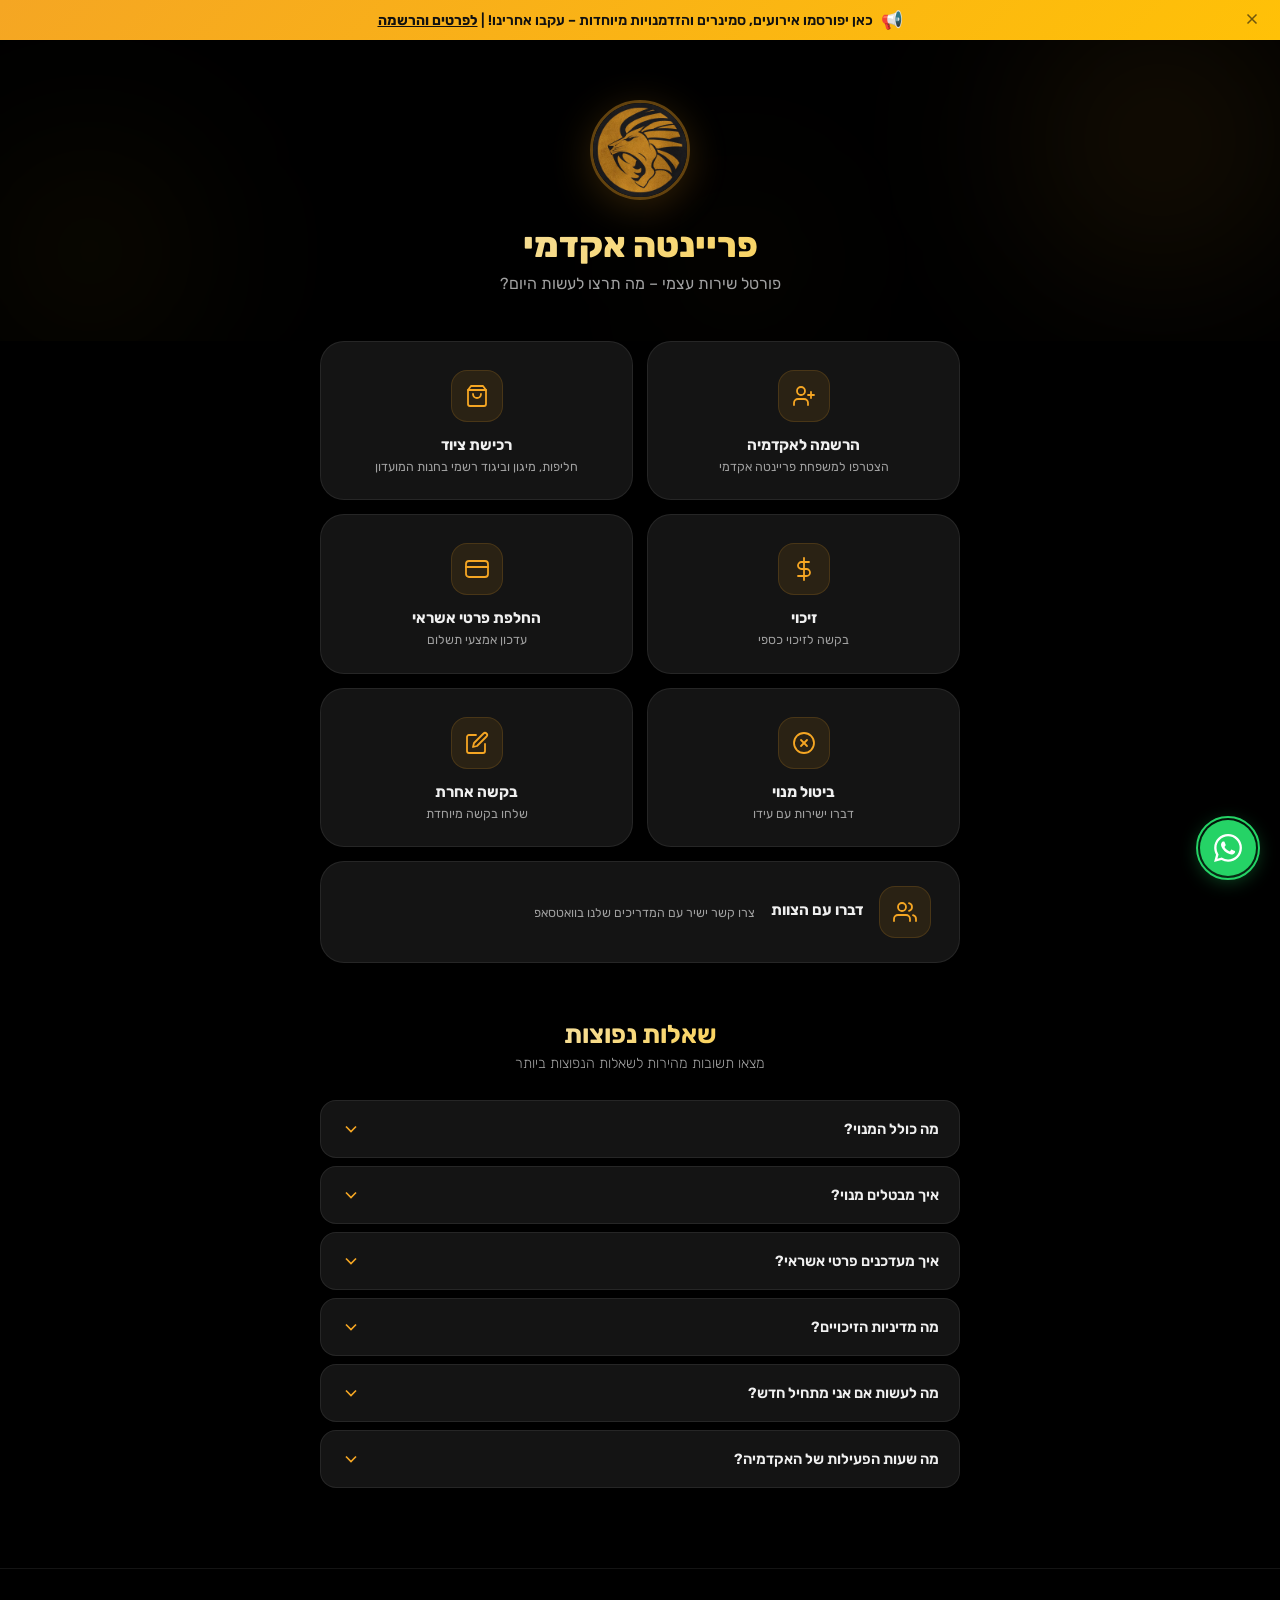
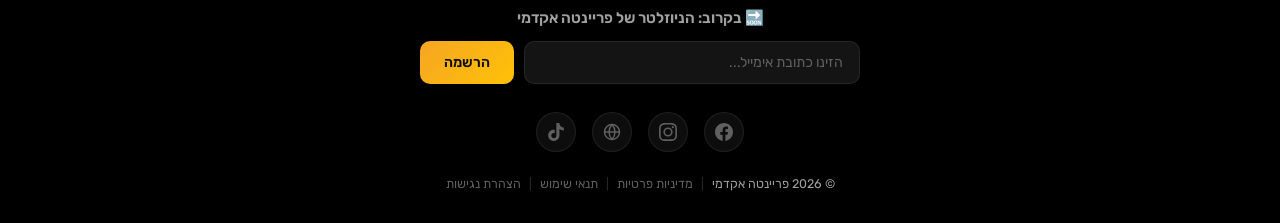
<file: index.html>
<!DOCTYPE html>
<html lang="he" dir="rtl">
<head>
    <meta charset="UTF-8">
    <meta name="viewport" content="width=device-width, initial-scale=1.0">
    <title>פורטל לקוחות | פריינטה אקדמי</title>
    <meta name="description" content="פורטל שירות עצמי ללקוחות פריינטה אקדמי – הרשמה, זיכוי, עדכון פרטים ועוד.">
    <link href="https://fonts.googleapis.com/css2?family=Rubik:wght@300;400;500;600;700;800;900&display=swap" rel="stylesheet">
    <link rel="icon" type="image/png" href="lion-logo.png">
    <link rel="stylesheet" href="style.css">
</head>
<body>

    <!-- ===== Sticky Announcement Banner ===== -->
    <div class="announcement-bar" id="announcementBar">
        <div class="announcement-content">
            <span class="announcement-icon">📢</span>
            <span class="announcement-text">כאן יפורסמו אירועים, סמינרים והזדמנויות מיוחדות – עקבו אחרינו! | <a href="#" class="announcement-link">לפרטים והרשמה</a></span>
        </div>
        <button class="announcement-close" id="announcementClose" aria-label="סגור">
            <svg viewBox="0 0 24 24" fill="none" stroke="currentColor" stroke-width="2"><path d="M18 6L6 18M6 6l12 12"/></svg>
        </button>
    </div>

    <!-- ===== Header & Hero ===== -->
    <header class="hero" id="hero">
        <div class="hero-bg-shapes">
            <div class="hero-shape hero-shape-1"></div>
            <div class="hero-shape hero-shape-2"></div>
            <div class="hero-shape hero-shape-3"></div>
        </div>

        <div class="hero-content">
            <div class="hero-logo-wrapper">
                <img src="lion-logo.png" alt="פריינטה אקדמי" class="hero-logo" id="heroLogo">
            </div>
            <h1 class="hero-title">פריינטה אקדמי</h1>
            <p class="hero-subtitle">פורטל שירות עצמי – מה תרצו לעשות היום?</p>
        </div>
    </header>

    <!-- ===== Main Content ===== -->
    <main class="main-content">

        <!-- Action Grid -->
        <section class="action-grid" id="actionGrid">

            <a href="register.html" class="action-tile" id="tileSubscribe" data-color="gold">
                <div class="tile-icon-wrap">
                    <svg viewBox="0 0 24 24" fill="none" stroke="currentColor" stroke-width="1.8" stroke-linecap="round" stroke-linejoin="round">
                        <path d="M16 21v-2a4 4 0 0 0-4-4H6a4 4 0 0 0-4 4v2"/>
                        <circle cx="9" cy="7" r="4"/>
                        <line x1="19" y1="8" x2="19" y2="14"/>
                        <line x1="22" y1="11" x2="16" y2="11"/>
                    </svg>
                </div>
                <h3 class="tile-title">הרשמה לאקדמיה</h3>
                <p class="tile-desc">הצטרפו למשפחת פריינטה אקדמי</p>
                <span class="tile-arrow">
                    <svg viewBox="0 0 24 24" fill="none" stroke="currentColor" stroke-width="2"><path d="M5 12h14M12 5l7 7-7 7"/></svg>
                </span>
            </a>

            <a href="https://yvzhycjh1589289054.web.arboxapp.com/shop?whitelabel=Arbox&lang=he&referrer=SITE&location=167" target="_blank" rel="noopener" class="action-tile shop-tile" id="tileGear" data-color="amber">
                <div class="tile-icon-wrap">
                    <svg viewBox="0 0 24 24" fill="none" stroke="currentColor" stroke-width="1.8" stroke-linecap="round" stroke-linejoin="round">
                        <path d="M6 2L3 6v14a2 2 0 0 0 2 2h14a2 2 0 0 0 2-2V6l-3-4z"/>
                        <line x1="3" y1="6" x2="21" y2="6"/>
                        <path d="M16 10a4 4 0 0 1-8 0"/>
                    </svg>
                </div>
                <h3 class="tile-title">רכישת ציוד</h3>
                <p class="tile-desc">חליפות, מיגון וביגוד רשמי בחנות המועדון</p>
                <span class="tile-arrow">
                    <svg viewBox="0 0 24 24" fill="none" stroke="currentColor" stroke-width="2"><path d="M5 12h14M12 5l7 7-7 7"/></svg>
                </span>
            </a>

            <a href="refund.html" class="action-tile" id="tileRefund" data-color="gold">
                <div class="tile-icon-wrap">
                    <svg viewBox="0 0 24 24" fill="none" stroke="currentColor" stroke-width="1.8" stroke-linecap="round" stroke-linejoin="round">
                        <line x1="12" y1="1" x2="12" y2="23"/>
                        <path d="M17 5H9.5a3.5 3.5 0 0 0 0 7h5a3.5 3.5 0 0 1 0 7H6"/>
                    </svg>
                </div>
                <h3 class="tile-title">זיכוי</h3>
                <p class="tile-desc">בקשה לזיכוי כספי</p>
                <span class="tile-arrow">
                    <svg viewBox="0 0 24 24" fill="none" stroke="currentColor" stroke-width="2"><path d="M5 12h14M12 5l7 7-7 7"/></svg>
                </span>
            </a>

            <a href="credit.html?op=update" class="action-tile" id="tileCreditUpdate" data-color="amber">
                <div class="tile-icon-wrap">
                    <svg viewBox="0 0 24 24" fill="none" stroke="currentColor" stroke-width="1.8" stroke-linecap="round" stroke-linejoin="round">
                        <rect x="1" y="4" width="22" height="16" rx="3"/>
                        <line x1="1" y1="10" x2="23" y2="10"/>
                    </svg>
                </div>
                <h3 class="tile-title">החלפת פרטי אשראי</h3>
                <p class="tile-desc">עדכון אמצעי תשלום</p>
                <span class="tile-arrow">
                    <svg viewBox="0 0 24 24" fill="none" stroke="currentColor" stroke-width="2"><path d="M5 12h14M12 5l7 7-7 7"/></svg>
                </span>
            </a>

            <a href="https://wa.me/0547468505?text=%D7%94%D7%99%D7%99%20%D7%A2%D7%99%D7%93%D7%95%2C%20%D7%90%D7%A0%D7%99%20%D7%9E%D7%A2%D7%95%D7%A0%D7%99%D7%99%D7%9F%20%D7%9C%D7%91%D7%A6%D7%A2%20%D7%91%D7%99%D7%98%D7%95%D7%9C%20%D7%9E%D7%A0%D7%95%D7%99%2C%20%D7%90%D7%A9%D7%9E%D7%97%20%D7%9C%D7%A2%D7%96%D7%A8%D7%AA%D7%9A" target="_blank" rel="noopener" class="action-tile" id="tileCancel" data-color="gold">
                <div class="tile-icon-wrap">
                    <svg viewBox="0 0 24 24" fill="none" stroke="currentColor" stroke-width="1.8" stroke-linecap="round" stroke-linejoin="round">
                        <circle cx="12" cy="12" r="10"/>
                        <line x1="15" y1="9" x2="9" y2="15"/>
                        <line x1="9" y1="9" x2="15" y2="15"/>
                    </svg>
                </div>
                <h3 class="tile-title">ביטול מנוי</h3>
                <p class="tile-desc">דברו ישירות עם עידו</p>
                <span class="tile-arrow">
                    <svg viewBox="0 0 24 24" fill="none" stroke="currentColor" stroke-width="2"><path d="M5 12h14M12 5l7 7-7 7"/></svg>
                </span>
            </a>

            <button class="action-tile" id="tileOtherRequest" data-color="amber" onclick="openRequestModal()">
                <div class="tile-icon-wrap">
                    <svg viewBox="0 0 24 24" fill="none" stroke="currentColor" stroke-width="1.8" stroke-linecap="round" stroke-linejoin="round">
                        <path d="M11 4H4a2 2 0 0 0-2 2v14a2 2 0 0 0 2 2h14a2 2 0 0 0 2-2v-7"/>
                        <path d="M18.5 2.5a2.121 2.121 0 0 1 3 3L12 15l-4 1 1-4 9.5-9.5z"/>
                    </svg>
                </div>
                <h3 class="tile-title">בקשה אחרת</h3>
                <p class="tile-desc">שלחו בקשה מיוחדת</p>
                <span class="tile-arrow">
                    <svg viewBox="0 0 24 24" fill="none" stroke="currentColor" stroke-width="2"><path d="M5 12h14M12 5l7 7-7 7"/></svg>
                </span>
            </button>

            <button class="action-tile tile-wide" id="tileTeam" data-color="special" onclick="openTeamModal()">
                <div class="tile-icon-wrap">
                    <svg viewBox="0 0 24 24" fill="none" stroke="currentColor" stroke-width="1.8" stroke-linecap="round" stroke-linejoin="round">
                        <path d="M17 21v-2a4 4 0 0 0-4-4H5a4 4 0 0 0-4 4v2"/>
                        <circle cx="9" cy="7" r="4"/>
                        <path d="M23 21v-2a4 4 0 0 0-3-3.87"/>
                        <path d="M16 3.13a4 4 0 0 1 0 7.75"/>
                    </svg>
                </div>
                <h3 class="tile-title">דברו עם הצוות</h3>
                <p class="tile-desc">צרו קשר ישיר עם המדריכים שלנו בוואטסאפ</p>
                <span class="tile-arrow">
                    <svg viewBox="0 0 24 24" fill="none" stroke="currentColor" stroke-width="2"><path d="M5 12h14M12 5l7 7-7 7"/></svg>
                </span>
            </button>

        </section>

        <!-- FAQ Section -->
        <section class="faq-section" id="faqSection">
            <div class="section-header">
                <h2 class="section-title">שאלות נפוצות</h2>
                <p class="section-subtitle">מצאו תשובות מהירות לשאלות הנפוצות ביותר</p>
            </div>

            <div class="faq-list">
                <div class="faq-item" id="faq1">
                    <button class="faq-question" onclick="toggleFaq(this)">
                        <span>מה כולל המנוי?</span>
                        <svg class="faq-chevron" viewBox="0 0 24 24" fill="none" stroke="currentColor" stroke-width="2"><path d="M6 9l6 6 6-6"/></svg>
                    </button>
                    <div class="faq-answer">
                        <p>המנוי כולל גישה לשיעורי האקדמיה – MMA, ג׳יו ג׳יטסו, מואי טאי ואיגרוף. מספר הכניסות הוא בהתאם למנוי שנרכש. לפרטים נוספים על סוגי המנויים, לחצו על ״הרשמה לאקדמיה״.</p>
                    </div>
                </div>

                <div class="faq-item" id="faq2">
                    <button class="faq-question" onclick="toggleFaq(this)">
                        <span>איך מבטלים מנוי?</span>
                        <svg class="faq-chevron" viewBox="0 0 24 24" fill="none" stroke="currentColor" stroke-width="2"><path d="M6 9l6 6 6-6"/></svg>
                    </button>
                    <div class="faq-answer">
                        <p>ביטול מנוי מתבצע ישירות מול עידו דרך WhatsApp. לחצו על כפתור ״ביטול מנוי״ בדף הבית ותועברו ישירות לשיחה עם ההודעה המתאימה.</p>
                    </div>
                </div>

                <div class="faq-item" id="faq3">
                    <button class="faq-question" onclick="toggleFaq(this)">
                        <span>איך מעדכנים פרטי אשראי?</span>
                        <svg class="faq-chevron" viewBox="0 0 24 24" fill="none" stroke="currentColor" stroke-width="2"><path d="M6 9l6 6 6-6"/></svg>
                    </button>
                    <div class="faq-answer">
                        <p>לחצו על כפתור ״החלפת פרטי אשראי״ בדף הבית ומלאו את הטופס המאובטח. הפרטים החדשים יעודכנו במערכת באופן מיידי.</p>
                    </div>
                </div>

                <div class="faq-item" id="faq4">
                    <button class="faq-question" onclick="toggleFaq(this)">
                        <span>מה מדיניות הזיכויים?</span>
                        <svg class="faq-chevron" viewBox="0 0 24 24" fill="none" stroke="currentColor" stroke-width="2"><path d="M6 9l6 6 6-6"/></svg>
                    </button>
                    <div class="faq-answer">
                        <p>זיכויים מתבצעים בהתאם לתנאי המנוי. ניתן להגיש בקשת זיכוי דרך הכפתור ״זיכוי״ בדף הבית. הבקשה תטופל תוך 3-5 ימי עסקים.</p>
                    </div>
                </div>

                <div class="faq-item" id="faq5">
                    <button class="faq-question" onclick="toggleFaq(this)">
                        <span>מה לעשות אם אני מתחיל חדש?</span>
                        <svg class="faq-chevron" viewBox="0 0 24 24" fill="none" stroke="currentColor" stroke-width="2"><path d="M6 9l6 6 6-6"/></svg>
                    </button>
                    <div class="faq-answer">
                        <p>ברוכים הבאים! לחצו על ״הרשמה למנוי״ כדי להירשם למערכת. אם יש לכם שאלות, לחצו על ״דברו עם הצוות״ ונשמח לעזור לכם עם ההתחלה.</p>
                    </div>
                </div>

                <div class="faq-item" id="faq6">
                    <button class="faq-question" onclick="toggleFaq(this)">
                        <span>מה שעות הפעילות של האקדמיה?</span>
                        <svg class="faq-chevron" viewBox="0 0 24 24" fill="none" stroke="currentColor" stroke-width="2"><path d="M6 9l6 6 6-6"/></svg>
                    </button>
                    <div class="faq-answer">
                        <p>לוח הזמנים המלא ומעודכן זמין במערכת ה-Arbox שלנו. לחצו על ״הרשמה לאקדמיה״ כדי לצפות בלוח השיעורים. ניתן לצפות גם באתר האקדמיה: <a href="https://www.parientemma.com/" target="_blank" rel="noopener" style="color: var(--gold); text-decoration: underline;">www.parientemma.com</a></p>
                    </div>
                </div>
            </div>
        </section>
    </main>

    <!-- ===== Footer ===== -->
    <footer class="site-footer" id="siteFooter">
        <div class="footer-content">
            <div class="footer-newsletter">
                <h3 class="footer-newsletter-title">🔜 בקרוב: הניוזלטר של פריינטה אקדמי</h3>
                <form class="newsletter-form" id="newsletterForm" onsubmit="handleNewsletter(event)">
                    <input type="email" class="newsletter-input" id="newsletterEmail" placeholder="הזינו כתובת אימייל..." required>
                    <button type="submit" class="newsletter-btn" id="newsletterBtn">הרשמה</button>
                </form>
            </div>
            <div class="footer-socials">
                <a href="https://www.facebook.com/parienteacademy/?locale=he_IL" target="_blank" rel="noopener" class="social-icon" aria-label="Facebook" id="socialFacebook">
                    <svg viewBox="0 0 24 24" fill="currentColor"><path d="M24 12.073c0-6.627-5.373-12-12-12s-12 5.373-12 12c0 5.99 4.388 10.954 10.125 11.854v-8.385H7.078v-3.47h3.047V9.43c0-3.007 1.792-4.669 4.533-4.669 1.312 0 2.686.235 2.686.235v2.953H15.83c-1.491 0-1.956.925-1.956 1.874v2.25h3.328l-.532 3.47h-2.796v8.385C19.612 23.027 24 18.062 24 12.073z"/></svg>
                </a>
                <a href="https://www.instagram.com/parienteacademy/channel/" target="_blank" rel="noopener" class="social-icon" aria-label="Instagram" id="socialInstagram">
                    <svg viewBox="0 0 24 24" fill="currentColor"><path d="M12 2.163c3.204 0 3.584.012 4.85.07 3.252.148 4.771 1.691 4.919 4.919.058 1.265.069 1.645.069 4.849 0 3.205-.012 3.584-.069 4.849-.149 3.225-1.664 4.771-4.919 4.919-1.266.058-1.644.07-4.85.07-3.204 0-3.584-.012-4.849-.07-3.26-.149-4.771-1.699-4.919-4.92-.058-1.265-.07-1.644-.07-4.849 0-3.204.013-3.583.07-4.849.149-3.227 1.664-4.771 4.919-4.919 1.266-.057 1.645-.069 4.849-.069zM12 0C8.741 0 8.333.014 7.053.072 2.695.272.273 2.69.073 7.052.014 8.333 0 8.741 0 12c0 3.259.014 3.668.072 4.948.2 4.358 2.618 6.78 6.98 6.98C8.333 23.986 8.741 24 12 24c3.259 0 3.668-.014 4.948-.072 4.354-.2 6.782-2.618 6.979-6.98.059-1.28.073-1.689.073-4.948 0-3.259-.014-3.667-.072-4.947-.196-4.354-2.617-6.78-6.979-6.98C15.668.014 15.259 0 12 0zm0 5.838a6.162 6.162 0 100 12.324 6.162 6.162 0 000-12.324zM12 16a4 4 0 110-8 4 4 0 010 8zm6.406-11.845a1.44 1.44 0 100 2.881 1.44 1.44 0 000-2.881z"/></svg>
                </a>
                <a href="https://www.parientemma.com/" target="_blank" rel="noopener" class="social-icon" aria-label="אתר האקדמיה" id="socialWebsite">
                    <svg viewBox="0 0 24 24" fill="none" stroke="currentColor" stroke-width="2" stroke-linecap="round" stroke-linejoin="round"><circle cx="12" cy="12" r="10"/><line x1="2" y1="12" x2="22" y2="12"/><path d="M12 2a15.3 15.3 0 0 1 4 10 15.3 15.3 0 0 1-4 10 15.3 15.3 0 0 1-4-10 15.3 15.3 0 0 1 4-10z"/></svg>
                </a>
                <a href="https://www.tiktok.com/@parienteacademy98" target="_blank" rel="noopener" class="social-icon" aria-label="TikTok" id="socialTiktok">
                    <svg viewBox="0 0 24 24" fill="currentColor"><path d="M12.525.02c1.31-.02 2.61-.01 3.91-.02.08 1.53.63 3.09 1.75 4.17 1.12 1.11 2.7 1.62 4.24 1.79v4.03c-1.44-.05-2.89-.35-4.2-.97-.57-.26-1.1-.59-1.62-.93-.01 2.92.01 5.84-.02 8.75-.08 1.4-.54 2.79-1.35 3.94-1.31 1.92-3.58 3.17-5.91 3.21-1.43.08-2.86-.31-4.08-1.03-2.02-1.19-3.44-3.37-3.65-5.71-.02-.5-.03-1-.01-1.49.18-1.9 1.12-3.72 2.58-4.96 1.66-1.44 3.98-2.13 6.15-1.72.02 1.48-.04 2.96-.04 4.44-.99-.32-2.15-.23-3.02.37-.63.41-1.11 1.04-1.36 1.75-.21.51-.15 1.07-.14 1.61.24 1.64 1.82 3.02 3.5 2.87 1.12-.01 2.19-.66 2.77-1.61.19-.33.4-.67.41-1.06.1-1.79.06-3.57.07-5.36.01-4.03-.01-8.05.02-12.07z"/></svg>
                </a>
            </div>
            <div class="footer-links">
                <span class="footer-copy">© 2026 פריינטה אקדמי</span>
                <span class="footer-separator">|</span>
                <a href="privacy.html" class="footer-link">מדיניות פרטיות</a>
                <span class="footer-separator">|</span>
                <a href="terms.html" class="footer-link">תנאי שימוש</a>
                <span class="footer-separator">|</span>
                <a href="accessibility.html" class="footer-link">הצהרת נגישות</a>
            </div>
        </div>
    </footer>

    <!-- ===== "Other Request" Modal ===== -->
    <div class="modal-overlay" id="requestModal">
        <div class="modal-card">
            <button class="modal-close" onclick="closeRequestModal()" aria-label="סגור">
                <svg viewBox="0 0 24 24" fill="none" stroke="currentColor" stroke-width="2"><path d="M18 6L6 18M6 6l12 12"/></svg>
            </button>
            <div class="modal-header">
                <div class="modal-icon">
                    <svg viewBox="0 0 24 24" fill="none" stroke="currentColor" stroke-width="1.8"><path d="M11 4H4a2 2 0 0 0-2 2v14a2 2 0 0 0 2 2h14a2 2 0 0 0 2-2v-7"/><path d="M18.5 2.5a2.121 2.121 0 0 1 3 3L12 15l-4 1 1-4 9.5-9.5z"/></svg>
                </div>
                <h2>בקשה מיוחדת</h2>
                <p>מלאו את הפרטים ונחזור אליכם בהקדם</p>
            </div>
            <form class="modal-form" id="requestForm" onsubmit="handleRequestSubmit(event)">
                <div class="modal-field">
                    <label for="reqName">שם מלא</label>
                    <input type="text" id="reqName" placeholder="ישראל ישראלי" required>
                </div>
                <div class="modal-field">
                    <label for="reqPhone">טלפון</label>
                    <input type="tel" id="reqPhone" placeholder="050-0000000" required>
                </div>
                <div class="modal-field">
                    <label for="reqMessage">מהות הבקשה</label>
                    <textarea id="reqMessage" rows="4" placeholder="ספרו לנו במה נוכל לעזור..." required></textarea>
                </div>
                <button type="submit" class="modal-submit-btn">שליחת בקשה</button>
            </form>
        </div>
    </div>

    <!-- ===== "Team" Modal ===== -->
    <div class="modal-overlay" id="teamModal">
        <div class="modal-card modal-card-team">
            <button class="modal-close" onclick="closeTeamModal()" aria-label="סגור">
                <svg viewBox="0 0 24 24" fill="none" stroke="currentColor" stroke-width="2"><path d="M18 6L6 18M6 6l12 12"/></svg>
            </button>
            <div class="modal-header">
                <div class="modal-icon">
                    <svg viewBox="0 0 24 24" fill="none" stroke="currentColor" stroke-width="1.8"><path d="M17 21v-2a4 4 0 0 0-4-4H5a4 4 0 0 0-4 4v2"/><circle cx="9" cy="7" r="4"/><path d="M23 21v-2a4 4 0 0 0-3-3.87"/><path d="M16 3.13a4 4 0 0 1 0 7.75"/></svg>
                </div>
                <h2>הצוות שלנו</h2>
                <p>לחצו על איש צוות ליצירת קשר ישיר בוואטסאפ</p>
            </div>
            <div class="team-list">
                <a href="https://wa.me/0547468505" target="_blank" rel="noopener" class="team-member">
                    <div class="team-avatar">ע</div>
                    <div class="team-info">
                        <h4>עידו פריינטה</h4>
                        <span>מייסד האקדמיה ובעל המועדון</span>
                    </div>
                    <div class="team-wa">
                        <svg viewBox="0 0 24 24" fill="currentColor"><path d="M17.472 14.382c-.297-.149-1.758-.867-2.030-.967-.273-.099-.471-.148-.67.15-.197.297-.767.966-.94 1.164-.173.199-.347.223-.644.075-.297-.15-1.255-.463-2.39-1.475-.883-.788-1.48-1.761-1.653-2.059-.173-.297-.018-.458.13-.606.134-.133.298-.347.446-.52.149-.174.198-.298.298-.497.099-.198.05-.371-.025-.52-.075-.149-.669-1.612-.916-2.207-.242-.579-.487-.5-.669-.51-.173-.008-.371-.01-.57-.01-.198 0-.52.074-.792.372-.272.297-1.04 1.016-1.04 2.479 0 1.462 1.065 2.875 1.213 3.074.149.198 2.096 3.2 5.077 4.487.709.306 1.262.489 1.694.625.712.227 1.36.195 1.871.118.571-.085 1.758-.719 2.006-1.413.248-.694.248-1.289.173-1.413-.074-.124-.272-.198-.57-.347m-5.421 7.403h-.004a9.87 9.87 0 01-5.031-1.378l-.361-.214-3.741.982.998-3.648-.235-.374a9.86 9.86 0 01-1.51-5.26c.001-5.45 4.436-9.884 9.888-9.884 2.64 0 5.122 1.03 6.988 2.898a9.825 9.825 0 012.893 6.994c-.003 5.45-4.437 9.884-9.885 9.884m8.413-18.297A11.815 11.815 0 0012.05 0C5.495 0 .16 5.335.157 11.892c0 2.096.547 4.142 1.588 5.945L.057 24l6.305-1.654a11.882 11.882 0 005.683 1.448h.005c6.554 0 11.89-5.335 11.893-11.893a11.821 11.821 0 00-3.48-8.413z"/></svg>
                    </div>
                </a>
                <a href="https://wa.me/0547468505" target="_blank" rel="noopener" class="team-member">
                    <div class="team-avatar">א</div>
                    <div class="team-info">
                        <h4>אופק אוקונסקי</h4>
                    </div>
                    <div class="team-wa">
                        <svg viewBox="0 0 24 24" fill="currentColor"><path d="M17.472 14.382c-.297-.149-1.758-.867-2.030-.967-.273-.099-.471-.148-.67.15-.197.297-.767.966-.94 1.164-.173.199-.347.223-.644.075-.297-.15-1.255-.463-2.39-1.475-.883-.788-1.48-1.761-1.653-2.059-.173-.297-.018-.458.13-.606.134-.133.298-.347.446-.52.149-.174.198-.298.298-.497.099-.198.05-.371-.025-.52-.075-.149-.669-1.612-.916-2.207-.242-.579-.487-.5-.669-.51-.173-.008-.371-.01-.57-.01-.198 0-.52.074-.792.372-.272.297-1.04 1.016-1.04 2.479 0 1.462 1.065 2.875 1.213 3.074.149.198 2.096 3.2 5.077 4.487.709.306 1.262.489 1.694.625.712.227 1.36.195 1.871.118.571-.085 1.758-.719 2.006-1.413.248-.694.248-1.289.173-1.413-.074-.124-.272-.198-.57-.347m-5.421 7.403h-.004a9.87 9.87 0 01-5.031-1.378l-.361-.214-3.741.982.998-3.648-.235-.374a9.86 9.86 0 01-1.51-5.26c.001-5.45 4.436-9.884 9.888-9.884 2.64 0 5.122 1.03 6.988 2.898a9.825 9.825 0 012.893 6.994c-.003 5.45-4.437 9.884-9.885 9.884m8.413-18.297A11.815 11.815 0 0012.05 0C5.495 0 .16 5.335.157 11.892c0 2.096.547 4.142 1.588 5.945L.057 24l6.305-1.654a11.882 11.882 0 005.683 1.448h.005c6.554 0 11.89-5.335 11.893-11.893a11.821 11.821 0 00-3.48-8.413z"/></svg>
                    </div>
                </a>
                <a href="https://wa.me/0547468505" target="_blank" rel="noopener" class="team-member">
                    <div class="team-avatar">נ</div>
                    <div class="team-info">
                        <h4>נדב מנדיל</h4>
                    </div>
                    <div class="team-wa">
                        <svg viewBox="0 0 24 24" fill="currentColor"><path d="M17.472 14.382c-.297-.149-1.758-.867-2.030-.967-.273-.099-.471-.148-.67.15-.197.297-.767.966-.94 1.164-.173.199-.347.223-.644.075-.297-.15-1.255-.463-2.39-1.475-.883-.788-1.48-1.761-1.653-2.059-.173-.297-.018-.458.13-.606.134-.133.298-.347.446-.52.149-.174.198-.298.298-.497.099-.198.05-.371-.025-.52-.075-.149-.669-1.612-.916-2.207-.242-.579-.487-.5-.669-.51-.173-.008-.371-.01-.57-.01-.198 0-.52.074-.792.372-.272.297-1.04 1.016-1.04 2.479 0 1.462 1.065 2.875 1.213 3.074.149.198 2.096 3.2 5.077 4.487.709.306 1.262.489 1.694.625.712.227 1.36.195 1.871.118.571-.085 1.758-.719 2.006-1.413.248-.694.248-1.289.173-1.413-.074-.124-.272-.198-.57-.347m-5.421 7.403h-.004a9.87 9.87 0 01-5.031-1.378l-.361-.214-3.741.982.998-3.648-.235-.374a9.86 9.86 0 01-1.51-5.26c.001-5.45 4.436-9.884 9.888-9.884 2.64 0 5.122 1.03 6.988 2.898a9.825 9.825 0 012.893 6.994c-.003 5.45-4.437 9.884-9.885 9.884m8.413-18.297A11.815 11.815 0 0012.05 0C5.495 0 .16 5.335.157 11.892c0 2.096.547 4.142 1.588 5.945L.057 24l6.305-1.654a11.882 11.882 0 005.683 1.448h.005c6.554 0 11.89-5.335 11.893-11.893a11.821 11.821 0 00-3.48-8.413z"/></svg>
                    </div>
                </a>
            </div>
        </div>
    </div>

    <!-- ===== Floating WhatsApp Widget ===== -->
    <a href="https://wa.me/0547468505" target="_blank" rel="noopener" class="whatsapp-float" id="whatsappFloat" aria-label="צרו קשר בוואטסאפ">
        <svg viewBox="0 0 24 24" fill="currentColor"><path d="M17.472 14.382c-.297-.149-1.758-.867-2.030-.967-.273-.099-.471-.148-.67.15-.197.297-.767.966-.94 1.164-.173.199-.347.223-.644.075-.297-.15-1.255-.463-2.39-1.475-.883-.788-1.48-1.761-1.653-2.059-.173-.297-.018-.458.13-.606.134-.133.298-.347.446-.52.149-.174.198-.298.298-.497.099-.198.05-.371-.025-.52-.075-.149-.669-1.612-.916-2.207-.242-.579-.487-.5-.669-.51-.173-.008-.371-.01-.57-.01-.198 0-.52.074-.792.372-.272.297-1.04 1.016-1.04 2.479 0 1.462 1.065 2.875 1.213 3.074.149.198 2.096 3.2 5.077 4.487.709.306 1.262.489 1.694.625.712.227 1.36.195 1.871.118.571-.085 1.758-.719 2.006-1.413.248-.694.248-1.289.173-1.413-.074-.124-.272-.198-.57-.347m-5.421 7.403h-.004a9.87 9.87 0 01-5.031-1.378l-.361-.214-3.741.982.998-3.648-.235-.374a9.86 9.86 0 01-1.51-5.26c.001-5.45 4.436-9.884 9.888-9.884 2.64 0 5.122 1.03 6.988 2.898a9.825 9.825 0 012.893 6.994c-.003 5.45-4.437 9.884-9.885 9.884m8.413-18.297A11.815 11.815 0 0012.05 0C5.495 0 .16 5.335.157 11.892c0 2.096.547 4.142 1.588 5.945L.057 24l6.305-1.654a11.882 11.882 0 005.683 1.448h.005c6.554 0 11.89-5.335 11.893-11.893a11.821 11.821 0 00-3.48-8.413z"/></svg>
        <span class="whatsapp-pulse"></span>
    </a>

    <script src="script.js"></script>
</body>
</html>
</file>
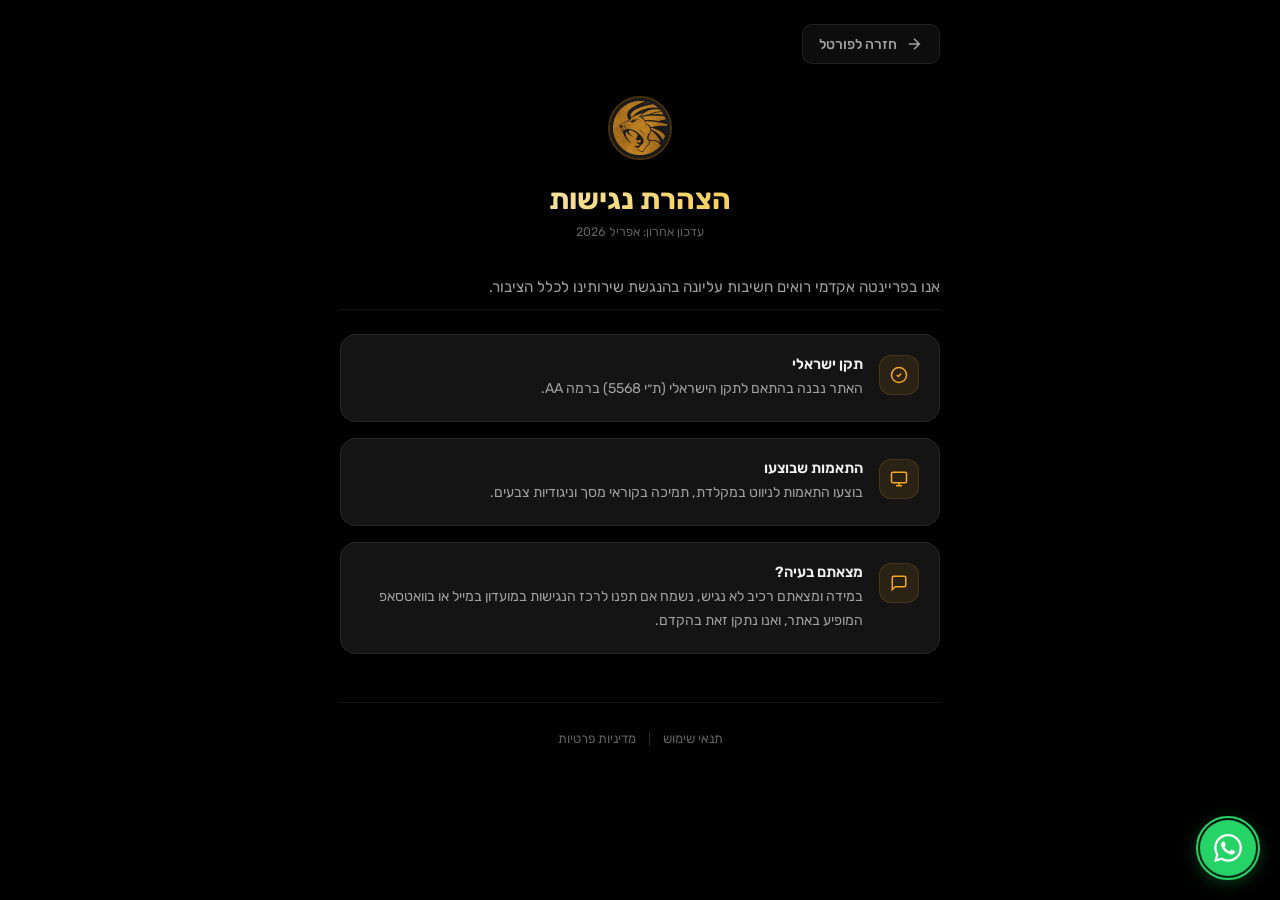
<file: accessibility.html>
<!DOCTYPE html>
<html lang="he" dir="rtl">
<head>
    <meta charset="UTF-8">
    <meta name="viewport" content="width=device-width, initial-scale=1.0">
    <title>הצהרת נגישות | פריינטה אקדמי</title>
    <meta name="description" content="הצהרת הנגישות של פורטל השירות העצמי של פריינטה אקדמי.">
    <link href="https://fonts.googleapis.com/css2?family=Rubik:wght@300;400;500;600;700;800&display=swap" rel="stylesheet">
    <link rel="stylesheet" href="style.css">
    <link rel="stylesheet" href="legal.css">
    <link rel="icon" type="image/png" href="lion-logo.png"></head>
<body>
    <div class="legal-page">
        <a href="index.html" class="legal-back" aria-label="חזרה לדף הבית">
            <svg viewBox="0 0 24 24" fill="none" stroke="currentColor" stroke-width="2"><path d="M19 12H5M12 19l-7-7 7-7"/></svg>
            <span>חזרה לפורטל</span>
        </a>

        <div class="legal-header">
            <img src="lion-logo.png" alt="פריינטה אקדמי" class="legal-logo">
            <h1>הצהרת נגישות</h1>
            <p class="legal-updated">עדכון אחרון: אפריל 2026</p>
        </div>

        <div class="legal-content">
            <p class="legal-intro">אנו בפריינטה אקדמי רואים חשיבות עליונה בהנגשת שירותינו לכלל הציבור.</p>

            <div class="legal-item">
                <div class="legal-item-icon">
                    <svg viewBox="0 0 24 24" fill="none" stroke="currentColor" stroke-width="2"><path d="M9 12l2 2 4-4"/><circle cx="12" cy="12" r="10"/></svg>
                </div>
                <div>
                    <h3>תקן ישראלי</h3>
                    <p>האתר נבנה בהתאם לתקן הישראלי (ת״י 5568) ברמה AA.</p>
                </div>
            </div>

            <div class="legal-item">
                <div class="legal-item-icon">
                    <svg viewBox="0 0 24 24" fill="none" stroke="currentColor" stroke-width="2"><rect x="2" y="3" width="20" height="14" rx="2"/><line x1="8" y1="21" x2="16" y2="21"/><line x1="12" y1="17" x2="12" y2="21"/></svg>
                </div>
                <div>
                    <h3>התאמות שבוצעו</h3>
                    <p>בוצעו התאמות לניווט במקלדת, תמיכה בקוראי מסך וניגודיות צבעים.</p>
                </div>
            </div>

            <div class="legal-item">
                <div class="legal-item-icon">
                    <svg viewBox="0 0 24 24" fill="none" stroke="currentColor" stroke-width="2"><path d="M21 15a2 2 0 0 1-2 2H7l-4 4V5a2 2 0 0 1 2-2h14a2 2 0 0 1 2 2z"/></svg>
                </div>
                <div>
                    <h3>מצאתם בעיה?</h3>
                    <p>במידה ומצאתם רכיב לא נגיש, נשמח אם תפנו לרכז הנגישות במועדון במייל או בוואטסאפ המופיע באתר, ואנו נתקן זאת בהקדם.</p>
                </div>
            </div>
        </div>

        <div class="legal-footer-nav">
            <a href="terms.html">תנאי שימוש</a>
            <span>|</span>
            <a href="privacy.html">מדיניות פרטיות</a>
        </div>
    </div>

    <a href="https://wa.me/0547468505" target="_blank" rel="noopener" class="whatsapp-float" aria-label="צרו קשר בוואטסאפ">
        <svg viewBox="0 0 24 24" fill="currentColor"><path d="M17.472 14.382c-.297-.149-1.758-.867-2.030-.967-.273-.099-.471-.148-.67.15-.197.297-.767.966-.94 1.164-.173.199-.347.223-.644.075-.297-.15-1.255-.463-2.39-1.475-.883-.788-1.48-1.761-1.653-2.059-.173-.297-.018-.458.13-.606.134-.133.298-.347.446-.52.149-.174.198-.298.298-.497.099-.198.05-.371-.025-.52-.075-.149-.669-1.612-.916-2.207-.242-.579-.487-.5-.669-.51-.173-.008-.371-.01-.57-.01-.198 0-.52.074-.792.372-.272.297-1.04 1.016-1.04 2.479 0 1.462 1.065 2.875 1.213 3.074.149.198 2.096 3.2 5.077 4.487.709.306 1.262.489 1.694.625.712.227 1.36.195 1.871.118.571-.085 1.758-.719 2.006-1.413.248-.694.248-1.289.173-1.413-.074-.124-.272-.198-.57-.347m-5.421 7.403h-.004a9.87 9.87 0 01-5.031-1.378l-.361-.214-3.741.982.998-3.648-.235-.374a9.86 9.86 0 01-1.51-5.26c.001-5.45 4.436-9.884 9.888-9.884 2.64 0 5.122 1.03 6.988 2.898a9.825 9.825 0 012.893 6.994c-.003 5.45-4.437 9.884-9.885 9.884m8.413-18.297A11.815 11.815 0 0012.05 0C5.495 0 .16 5.335.157 11.892c0 2.096.547 4.142 1.588 5.945L.057 24l6.305-1.654a11.882 11.882 0 005.683 1.448h.005c6.554 0 11.89-5.335 11.893-11.893a11.821 11.821 0 00-3.48-8.413z"/></svg>
        <span class="whatsapp-pulse"></span>
    </a>
</body>
</html>
</file>
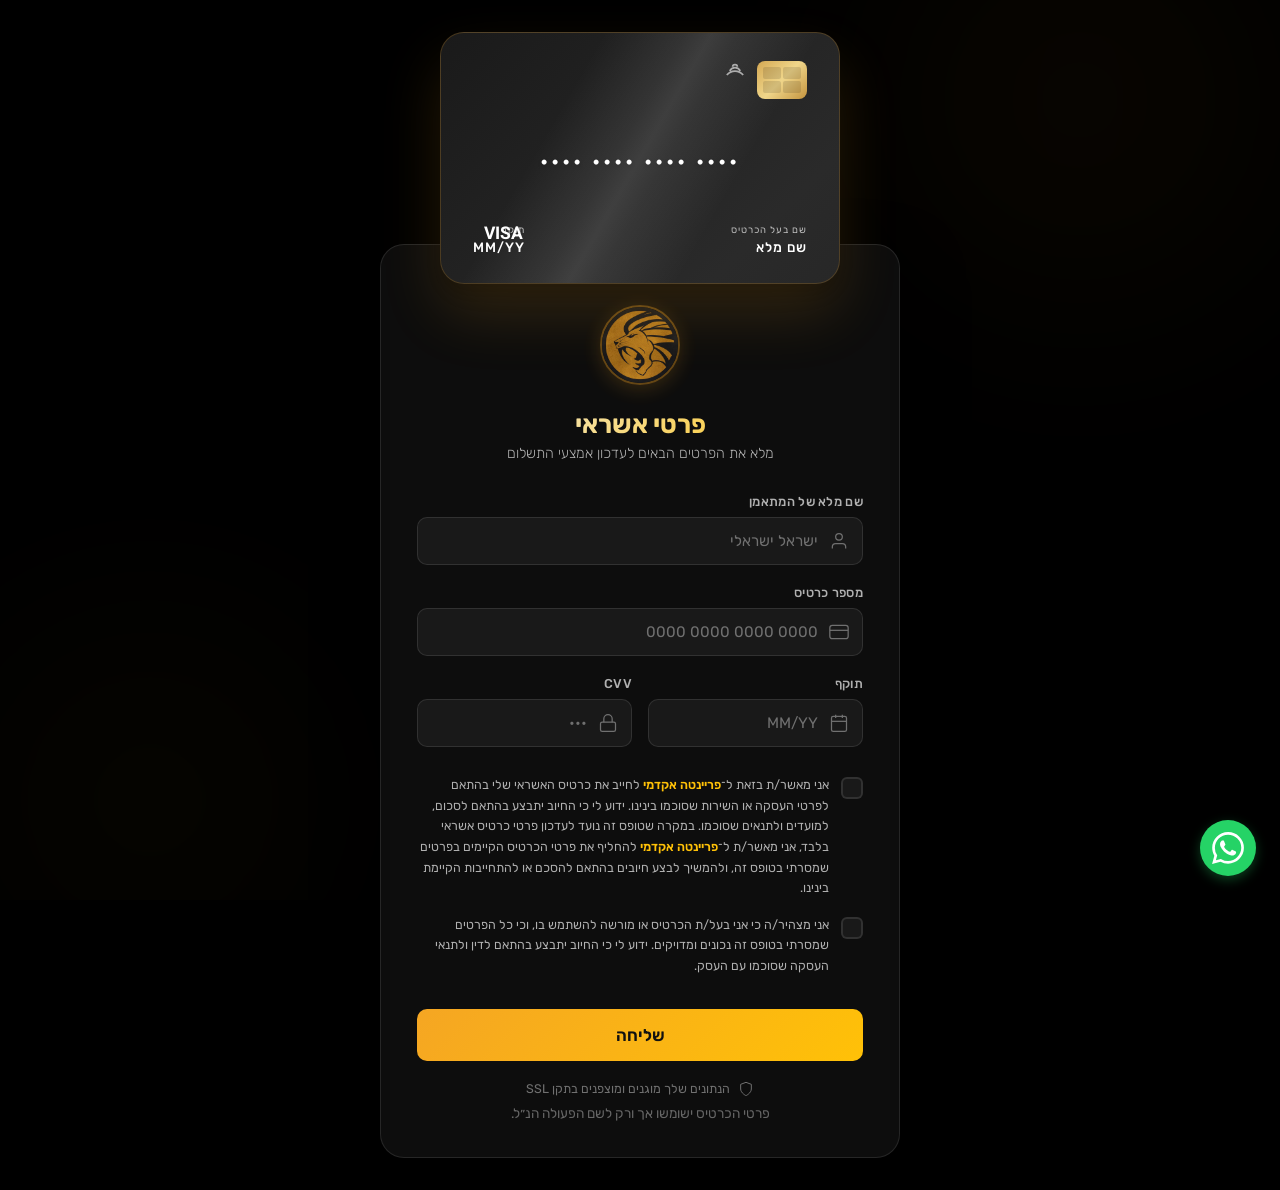
<file: credit.html>
<!DOCTYPE html>
<html lang="he" dir="rtl">
<head>
    <meta charset="UTF-8">
    <meta name="viewport" content="width=device-width, initial-scale=1.0">
    <title>פרטי אשראי | פריינטה אקדמי</title>
    <meta name="description" content="טופס למילוי פרטי אשראי – פריינטה אקדמי">
    <link href="https://fonts.googleapis.com/css2?family=Rubik:wght@300;400;500;600;700&family=Heebo:wght@300;400;500;600;700&display=swap" rel="stylesheet">
    <link rel="icon" type="image/png" href="lion-logo.png">
    <link rel="stylesheet" href="credit.css">
</head>
<body>
    <div class="background-shapes">
        <div class="shape shape-1"></div>
        <div class="shape shape-2"></div>
        <div class="shape shape-3"></div>
    </div>

    <main class="container">
        <div class="card-wrapper">
            <!-- Credit Card Preview -->
            <div class="credit-card" id="creditCard">
                <div class="card-shine"></div>
                <div class="card-chip">
                    <div class="chip-line"></div>
                    <div class="chip-line"></div>
                    <div class="chip-line"></div>
                    <div class="chip-line"></div>
                </div>
                <div class="card-contactless">
                    <svg viewBox="0 0 24 24" fill="none" stroke="currentColor" stroke-width="1.5">
                        <path d="M8.5 16.5a5 5 0 0 1 0-9"/>
                        <path d="M12 19a9 9 0 0 1 0-14"/>
                        <path d="M5 14a2 2 0 0 1 0-4"/>
                    </svg>
                </div>
                <div class="card-number" id="cardNumberDisplay">•••• •••• •••• ••••</div>
                <div class="card-details">
                    <div class="card-holder">
                        <span class="card-label">שם בעל הכרטיס</span>
                        <span class="card-value" id="cardHolderDisplay">שם מלא</span>
                    </div>
                    <div class="card-expiry">
                        <span class="card-label">תוקף</span>
                        <span class="card-value" id="cardExpiryDisplay">MM/YY</span>
                    </div>
                </div>
                <div class="card-type-logo" id="cardTypeLogo">
                    <svg viewBox="0 0 48 32" class="visa-logo">
                        <text x="50%" y="60%" text-anchor="middle" fill="white" font-size="14" font-weight="bold" font-family="Heebo, sans-serif">VISA</text>
                    </svg>
                </div>
            </div>

            <!-- Form -->
            <form class="form-card" id="creditForm" novalidate>
                <div class="form-header">
                    <div class="form-logo">
                        <img src="lion-logo.png" alt="Pariente Academy" class="brand-logo">
                    </div>
                    <h1>פרטי אשראי</h1>
                    <p>מלא את הפרטים הבאים לעדכון אמצעי התשלום</p>
                </div>

                <!-- Hidden Operation Type -->
                <input type="hidden" id="operationType" value="update">

                <!-- Full Name -->
                <div class="form-group" id="fullNameGroup">
                    <label for="fullName">שם מלא של המתאמן</label>
                    <div class="input-wrapper">
                        <input type="text" id="fullName" placeholder="ישראל ישראלי" required autocomplete="name">
                        <div class="input-icon">
                            <svg viewBox="0 0 24 24" fill="none" stroke="currentColor" stroke-width="1.5">
                                <path d="M20 21v-2a4 4 0 0 0-4-4H8a4 4 0 0 0-4 4v2"/>
                                <circle cx="12" cy="7" r="4"/>
                            </svg>
                        </div>
                    </div>
                </div>

                <!-- Card Number -->
                <div class="form-group" id="cardNumberGroup">
                    <label for="cardNumber">מספר כרטיס</label>
                    <div class="input-wrapper">
                        <input type="password" id="cardNumber" placeholder="0000 0000 0000 0000" required maxlength="19" inputmode="numeric" autocomplete="cc-number">
                        <div class="input-icon">
                            <svg viewBox="0 0 24 24" fill="none" stroke="currentColor" stroke-width="1.5">
                                <rect x="1" y="4" width="22" height="16" rx="3"/>
                                <line x1="1" y1="10" x2="23" y2="10"/>
                            </svg>
                        </div>
                    </div>
                </div>

                <!-- Expiry & CVV Row -->
                <div class="form-row">
                    <div class="form-group" id="expiryGroup">
                        <label for="expiryDate">תוקף</label>
                        <div class="input-wrapper">
                            <input type="text" id="expiryDate" placeholder="MM/YY" required maxlength="5" inputmode="numeric" autocomplete="cc-exp">
                            <div class="input-icon">
                                <svg viewBox="0 0 24 24" fill="none" stroke="currentColor" stroke-width="1.5">
                                    <rect x="3" y="4" width="18" height="18" rx="2"/>
                                    <line x1="16" y1="2" x2="16" y2="6"/>
                                    <line x1="8" y1="2" x2="8" y2="6"/>
                                    <line x1="3" y1="10" x2="21" y2="10"/>
                                </svg>
                            </div>
                        </div>
                    </div>
                    <div class="form-group" id="cvvGroup">
                        <label for="cvv">CVV</label>
                        <div class="input-wrapper">
                            <input type="password" id="cvv" placeholder="•••" required maxlength="4" inputmode="numeric" autocomplete="cc-csc">
                            <div class="input-icon">
                                <svg viewBox="0 0 24 24" fill="none" stroke="currentColor" stroke-width="1.5">
                                    <rect x="3" y="11" width="18" height="11" rx="2"/>
                                    <path d="M7 11V7a5 5 0 0 1 10 0v4"/>
                                </svg>
                            </div>
                        </div>
                    </div>
                </div>

                <!-- Legal Checkboxes -->
                <div class="legal-section">
                    <div class="checkbox-group" id="consent1Group">
                        <label class="checkbox-label" for="consent1">
                            <input type="checkbox" id="consent1" required>
                            <span class="checkbox-custom">
                                <svg viewBox="0 0 24 24" fill="none" stroke="currentColor" stroke-width="3">
                                    <polyline points="20 6 9 17 4 12"/>
                                </svg>
                            </span>
                            <span class="checkbox-text">אני מאשר/ת בזאת ל־<strong>פריינטה אקדמי</strong> לחייב את כרטיס האשראי שלי בהתאם לפרטי העסקה או השירות שסוכמו בינינו. ידוע לי כי החיוב יתבצע בהתאם לסכום, למועדים ולתנאים שסוכמו. במקרה שטופס זה נועד לעדכון פרטי כרטיס אשראי בלבד, אני מאשר/ת ל־<strong>פריינטה אקדמי</strong> להחליף את פרטי הכרטיס הקיימים בפרטים שמסרתי בטופס זה, ולהמשיך לבצע חיובים בהתאם להסכם או להתחייבות הקיימת בינינו.</span>
                        </label>
                    </div>

                    <div class="checkbox-group" id="consent2Group">
                        <label class="checkbox-label" for="consent2">
                            <input type="checkbox" id="consent2" required>
                            <span class="checkbox-custom">
                                <svg viewBox="0 0 24 24" fill="none" stroke="currentColor" stroke-width="3">
                                    <polyline points="20 6 9 17 4 12"/>
                                </svg>
                            </span>
                            <span class="checkbox-text">אני מצהיר/ה כי אני בעל/ת הכרטיס או מורשה להשתמש בו, וכי כל הפרטים שמסרתי בטופס זה נכונים ומדויקים. ידוע לי כי החיוב יתבצע בהתאם לדין ולתנאי העסקה שסוכמו עם העסק.</span>
                        </label>
                    </div>
                </div>

                <!-- Submit Button -->
                <button type="submit" class="submit-btn" id="submitBtn">
                    <span class="btn-text">שליחה</span>
                    <span class="btn-loader">
                        <svg viewBox="0 0 24 24" fill="none" stroke="currentColor" stroke-width="2">
                            <circle cx="12" cy="12" r="10" stroke-dasharray="60" stroke-dashoffset="15"/>
                        </svg>
                    </span>
                    <span class="btn-success">
                        <svg viewBox="0 0 24 24" fill="none" stroke="currentColor" stroke-width="2.5">
                            <polyline points="20 6 9 17 4 12"/>
                        </svg>
                    </span>
                </button>

                <div class="security-note">
                    <svg viewBox="0 0 24 24" fill="none" stroke="currentColor" stroke-width="1.5">
                        <path d="M12 22s8-4 8-10V5l-8-3-8 3v7c0 6 8 10 8 10z"/>
                    </svg>
                    <span>הנתונים שלך מוגנים ומוצפנים בתקן SSL</span>
                </div>
                <p style="font-size: 0.85rem; color: #666; text-align: center; margin-top: 8px;">פרטי הכרטיס ישומשו אך ורק לשם הפעולה הנ״ל.</p>
            </form>
        </div>
    </main>

    <!-- Success Modal -->
    <div class="modal-overlay" id="successModal">
        <div class="modal-card">
            <div class="modal-icon">
                <svg viewBox="0 0 24 24" fill="none" stroke="currentColor" stroke-width="2">
                    <circle cx="12" cy="12" r="10"/>
                    <polyline points="16 8 10 16 7 13"/>
                </svg>
            </div>
            <h2>הבקשה התקבלה בהצלחה!</h2>
            <p style="line-height: 1.5; margin-bottom: 20px;">פרטי הכרטיס יעודכנו בימים הקרובים.<br>במידה ותהיה בעיה ניצור איתך קשר.</p>
            <a href="index.html" class="modal-btn" style="text-decoration: none; display: inline-block;">חזרה לפורטל</a>
        </div>
    </div>

    <!-- Floating WhatsApp Widget -->
    <a href="https://wa.me/0547468505" target="_blank" rel="noopener" class="whatsapp-float" aria-label="צרו קשר בוואטסאפ" style="position: fixed; bottom: 24px; right: 24px; width: 56px; height: 56px; background-color: #25D366; color: white; border-radius: 50%; display: flex; align-items: center; justify-content: center; box-shadow: 0 4px 12px rgba(37, 211, 102, 0.3); z-index: 1000; transition: transform 0.3s ease;">
        <svg viewBox="0 0 24 24" fill="currentColor" style="width: 32px; height: 32px;"><path d="M17.472 14.382c-.297-.149-1.758-.867-2.030-.967-.273-.099-.471-.148-.67.15-.197.297-.767.966-.94 1.164-.173.199-.347.223-.644.075-.297-.15-1.255-.463-2.39-1.475-.883-.788-1.48-1.761-1.653-2.059-.173-.297-.018-.458.13-.606.134-.133.298-.347.446-.52.149-.174.198-.298.298-.497.099-.198.05-.371-.025-.52-.075-.149-.669-1.612-.916-2.207-.242-.579-.487-.5-.669-.51-.173-.008-.371-.01-.57-.01-.198 0-.52.074-.792.372-.272.297-1.04 1.016-1.04 2.479 0 1.462 1.065 2.875 1.213 3.074.149.198 2.096 3.2 5.077 4.487.709.306 1.262.489 1.694.625.712.227 1.36.195 1.871.118.571-.085 1.758-.719 2.006-1.413.248-.694.248-1.289.173-1.413-.074-.124-.272-.198-.57-.347m-5.421 7.403h-.004a9.87 9.87 0 01-5.031-1.378l-.361-.214-3.741.982.998-3.648-.235-.374a9.86 9.86 0 01-1.51-5.26c.001-5.45 4.436-9.884 9.888-9.884 2.64 0 5.122 1.03 6.988 2.898a9.825 9.825 0 012.893 6.994c-.003 5.45-4.437 9.884-9.885 9.884m8.413-18.297A11.815 11.815 0 0012.05 0C5.495 0 .16 5.335.157 11.892c0 2.096.547 4.142 1.588 5.945L.057 24l6.305-1.654a11.882 11.882 0 005.683 1.448h.005c6.554 0 11.89-5.335 11.893-11.893a11.821 11.821 0 00-3.48-8.413z"/></svg>
    </a>

    <script src="credit.js"></script>
</body>
</html>
</file>
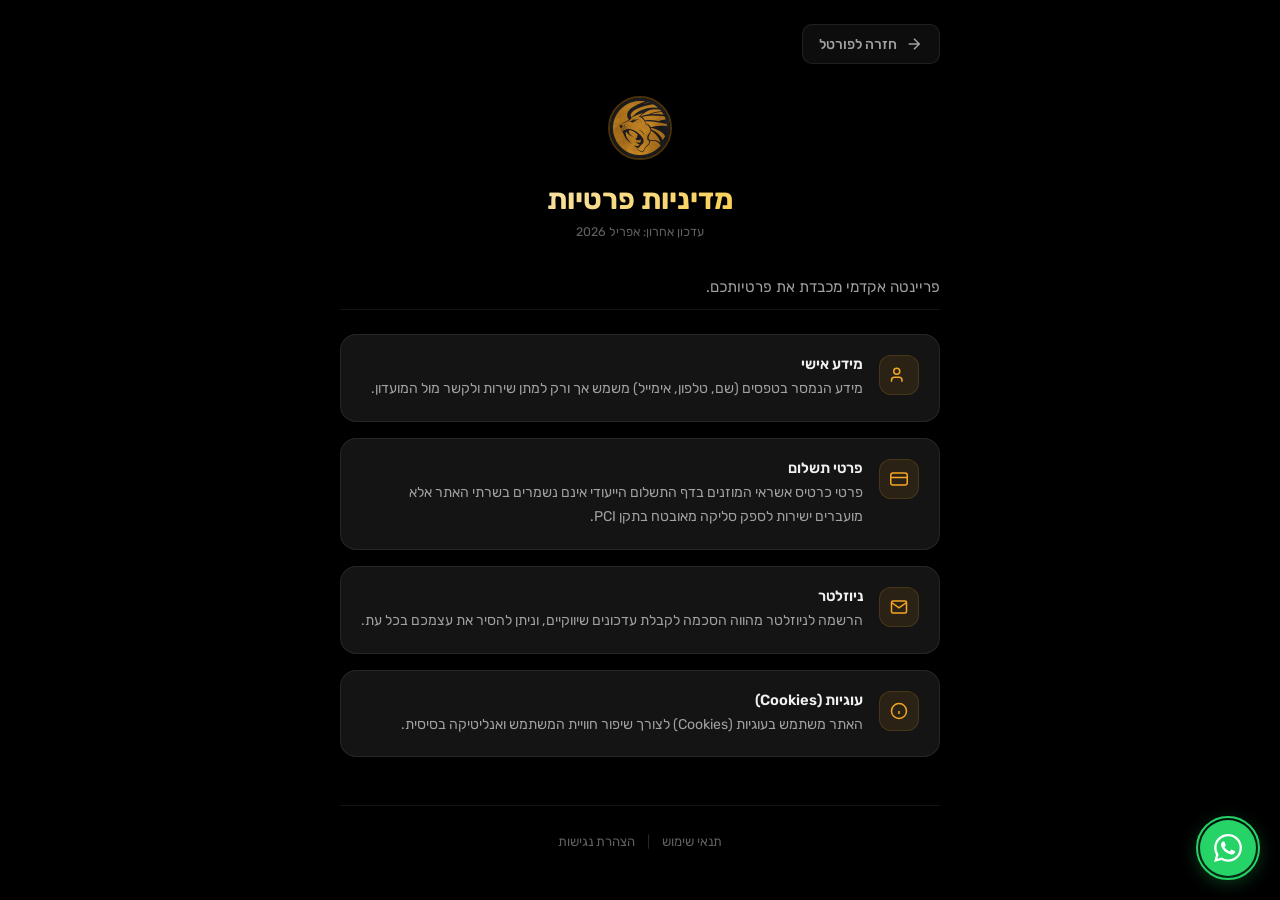
<file: privacy.html>
<!DOCTYPE html>
<html lang="he" dir="rtl">
<head>
    <meta charset="UTF-8">
    <meta name="viewport" content="width=device-width, initial-scale=1.0">
    <title>מדיניות פרטיות | פריינטה אקדמי</title>
    <meta name="description" content="מדיניות הפרטיות של פורטל השירות העצמי של פריינטה אקדמי.">
    <link href="https://fonts.googleapis.com/css2?family=Rubik:wght@300;400;500;600;700;800&display=swap" rel="stylesheet">
    <link rel="stylesheet" href="style.css">
    <link rel="stylesheet" href="legal.css">
    <link rel="icon" type="image/png" href="lion-logo.png"></head>
<body>
    <div class="legal-page">
        <a href="index.html" class="legal-back" aria-label="חזרה לדף הבית">
            <svg viewBox="0 0 24 24" fill="none" stroke="currentColor" stroke-width="2"><path d="M19 12H5M12 19l-7-7 7-7"/></svg>
            <span>חזרה לפורטל</span>
        </a>

        <div class="legal-header">
            <img src="lion-logo.png" alt="פריינטה אקדמי" class="legal-logo">
            <h1>מדיניות פרטיות</h1>
            <p class="legal-updated">עדכון אחרון: אפריל 2026</p>
        </div>

        <div class="legal-content">
            <p class="legal-intro">פריינטה אקדמי מכבדת את פרטיותכם.</p>

            <div class="legal-item">
                <div class="legal-item-icon">
                    <svg viewBox="0 0 24 24" fill="none" stroke="currentColor" stroke-width="2"><path d="M16 21v-2a4 4 0 0 0-4-4H6a4 4 0 0 0-4 4v2"/><circle cx="9" cy="7" r="4"/></svg>
                </div>
                <div>
                    <h3>מידע אישי</h3>
                    <p>מידע הנמסר בטפסים (שם, טלפון, אימייל) משמש אך ורק למתן שירות ולקשר מול המועדון.</p>
                </div>
            </div>

            <div class="legal-item">
                <div class="legal-item-icon">
                    <svg viewBox="0 0 24 24" fill="none" stroke="currentColor" stroke-width="2"><rect x="1" y="4" width="22" height="16" rx="3"/><line x1="1" y1="10" x2="23" y2="10"/></svg>
                </div>
                <div>
                    <h3>פרטי תשלום</h3>
                    <p>פרטי כרטיס אשראי המוזנים בדף התשלום הייעודי אינם נשמרים בשרתי האתר אלא מועברים ישירות לספק סליקה מאובטח בתקן PCI.</p>
                </div>
            </div>

            <div class="legal-item">
                <div class="legal-item-icon">
                    <svg viewBox="0 0 24 24" fill="none" stroke="currentColor" stroke-width="2"><path d="M4 4h16c1.1 0 2 .9 2 2v12c0 1.1-.9 2-2 2H4c-1.1 0-2-.9-2-2V6c0-1.1.9-2 2-2z"/><polyline points="22,6 12,13 2,6"/></svg>
                </div>
                <div>
                    <h3>ניוזלטר</h3>
                    <p>הרשמה לניוזלטר מהווה הסכמה לקבלת עדכונים שיווקיים, וניתן להסיר את עצמכם בכל עת.</p>
                </div>
            </div>

            <div class="legal-item">
                <div class="legal-item-icon">
                    <svg viewBox="0 0 24 24" fill="none" stroke="currentColor" stroke-width="2"><circle cx="12" cy="12" r="10"/><path d="M12 16v-4M12 8h.01"/></svg>
                </div>
                <div>
                    <h3>עוגיות (Cookies)</h3>
                    <p>האתר משתמש בעוגיות (Cookies) לצורך שיפור חוויית המשתמש ואנליטיקה בסיסית.</p>
                </div>
            </div>
        </div>

        <div class="legal-footer-nav">
            <a href="terms.html">תנאי שימוש</a>
            <span>|</span>
            <a href="accessibility.html">הצהרת נגישות</a>
        </div>
    </div>

    <a href="https://wa.me/0547468505" target="_blank" rel="noopener" class="whatsapp-float" aria-label="צרו קשר בוואטסאפ">
        <svg viewBox="0 0 24 24" fill="currentColor"><path d="M17.472 14.382c-.297-.149-1.758-.867-2.030-.967-.273-.099-.471-.148-.67.15-.197.297-.767.966-.94 1.164-.173.199-.347.223-.644.075-.297-.15-1.255-.463-2.39-1.475-.883-.788-1.48-1.761-1.653-2.059-.173-.297-.018-.458.13-.606.134-.133.298-.347.446-.52.149-.174.198-.298.298-.497.099-.198.05-.371-.025-.52-.075-.149-.669-1.612-.916-2.207-.242-.579-.487-.5-.669-.51-.173-.008-.371-.01-.57-.01-.198 0-.52.074-.792.372-.272.297-1.04 1.016-1.04 2.479 0 1.462 1.065 2.875 1.213 3.074.149.198 2.096 3.2 5.077 4.487.709.306 1.262.489 1.694.625.712.227 1.36.195 1.871.118.571-.085 1.758-.719 2.006-1.413.248-.694.248-1.289.173-1.413-.074-.124-.272-.198-.57-.347m-5.421 7.403h-.004a9.87 9.87 0 01-5.031-1.378l-.361-.214-3.741.982.998-3.648-.235-.374a9.86 9.86 0 01-1.51-5.26c.001-5.45 4.436-9.884 9.888-9.884 2.64 0 5.122 1.03 6.988 2.898a9.825 9.825 0 012.893 6.994c-.003 5.45-4.437 9.884-9.885 9.884m8.413-18.297A11.815 11.815 0 0012.05 0C5.495 0 .16 5.335.157 11.892c0 2.096.547 4.142 1.588 5.945L.057 24l6.305-1.654a11.882 11.882 0 005.683 1.448h.005c6.554 0 11.89-5.335 11.893-11.893a11.821 11.821 0 00-3.48-8.413z"/></svg>
        <span class="whatsapp-pulse"></span>
    </a>
</body>
</html>
</file>
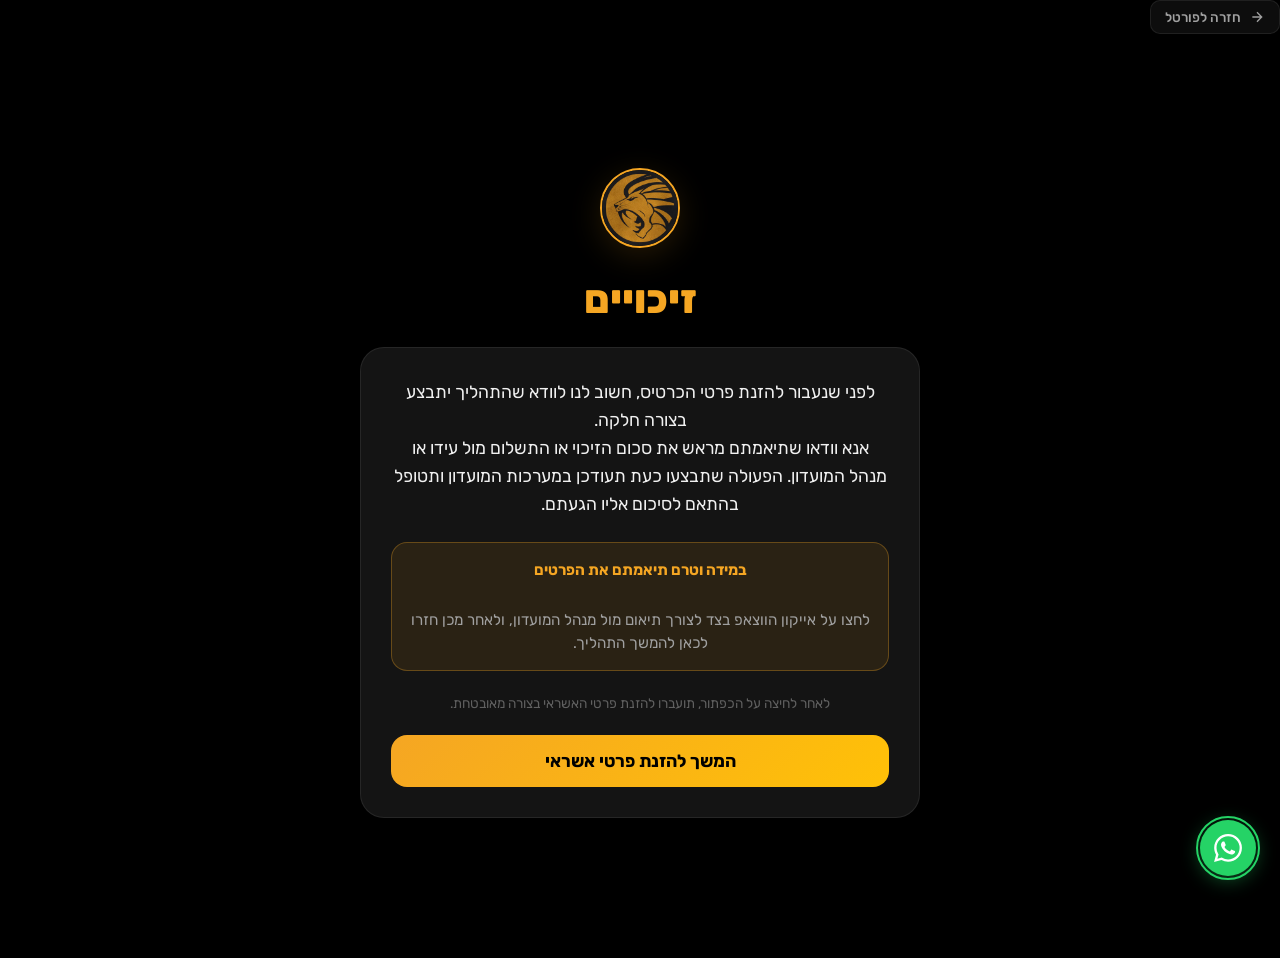
<file: refund.html>
<!DOCTYPE html>
<html lang="he" dir="rtl">
<head>
    <meta charset="UTF-8">
    <meta name="viewport" content="width=device-width, initial-scale=1.0">
    <title>זיכויים | פריינטה אקדמי</title>
    <meta name="description" content="טופס זיכויים – פריינטה אקדמי">
    <link href="https://fonts.googleapis.com/css2?family=Rubik:wght@300;400;500;600;700;800;900&display=swap" rel="stylesheet">
    <link rel="stylesheet" href="style.css">
    <link rel="stylesheet" href="refund.css">
    <link rel="icon" type="image/png" href="lion-logo.png"></head>
<body>

    <!-- Back to portal -->
    <a href="index.html" class="reg-back-portal" id="backToPortal">
        <svg viewBox="0 0 24 24" fill="none" stroke="currentColor" stroke-width="2"><path d="M19 12H5M12 19l-7-7 7-7"/></svg>
        <span>חזרה לפורטל</span>
    </a>

    <!-- Main Container -->
    <main class="refund-container">

        <!-- Phase 1: Intro Page -->
        <div id="phase1" class="phase active">
            <div class="logo-wrap">
                <img src="lion-logo.png" alt="פריינטה אקדמי" class="brand-logo">
            </div>
            
            <h1 class="main-title">זיכויים</h1>
            
            <div class="intro-content">
                <p class="body-text">לפני שנעבור להזנת פרטי הכרטיס, חשוב לנו לוודא שהתהליך יתבצע בצורה חלקה. <br>אנא וודאו שתיאמתם מראש את סכום הזיכוי או התשלום מול עידו או מנהל המועדון. הפעולה שתבצעו כעת תעודכן במערכות המועדון ותטופל בהתאם לסיכום אליו הגעתם.</p>
                
                <div class="whatsapp-guidance">
                    <strong>במידה וטרם תיאמתם את הפרטים</strong><br>
                    לחצו על אייקון הווצאפ בצד לצורך תיאום מול מנהל המועדון, ולאחר מכן חזרו לכאן להמשך התהליך.
                </div>
                
                <p class="transition-note">לאחר לחיצה על הכפתור, תועברו להזנת פרטי האשראי בצורה מאובטחת.</p>
                
                <button class="cta-btn" id="startRefundBtn">המשך להזנת פרטי אשראי</button>
            </div>
        </div>

        <!-- Phase 2: Payment Form Logic -->
        <div id="phase2" class="phase">
            <div class="form-wrapper">
                <form class="form-card" id="refundForm" novalidate>
                    <div class="form-header">
                        <h2>הזנת פרטי אשראי לזיכוי</h2>
                        <p>הפרטים מועברים בצורה מוצפנת ומאובטחת</p>
                    </div>

                    <!-- Full Name -->
                    <div class="form-group">
                        <label for="fullName">שם מלא (של המתאמן במועדון)</label>
                        <input type="text" id="fullName" placeholder="ישראל ישראלי" required autocomplete="name">
                    </div>

                    <!-- Refund Amount -->
                    <div class="form-group">
                        <label for="refundAmount">סכום זיכוי (בש"ח)</label>
                        <input type="number" id="refundAmount" placeholder="לדוגמה: 150" required min="1" step="1">
                    </div>

                    <!-- Card Number -->
                    <div class="form-group">
                        <label for="cardNumber">מספר כרטיס</label>
                        <input type="password" id="cardNumber" placeholder="0000 0000 0000 0000" required maxlength="19" inputmode="numeric" autocomplete="cc-number">
                    </div>

                    <!-- Expiry & CVV Row -->
                    <div class="form-row">
                        <div class="form-group">
                            <label for="expiryDate">תוקף (MM/YY)</label>
                            <input type="text" id="expiryDate" placeholder="MM/YY" required maxlength="5" inputmode="numeric" autocomplete="cc-exp">
                        </div>
                        <div class="form-group">
                            <label for="cvv">CVV</label>
                            <input type="password" id="cvv" placeholder="•••" required maxlength="4" inputmode="numeric" autocomplete="cc-csc">
                        </div>
                    </div>

                    <!-- Action Type (Hidden or predefined for refund) -->
                    <input type="hidden" id="operationType" value="refund">

                    <!-- Security Badge -->
                    <div class="security-badge">
                        <svg viewBox="0 0 24 24" fill="none" stroke="currentColor" stroke-width="2">
                            <path d="M12 22s8-4 8-10V5l-8-3-8 3v7c0 6 8 10 8 10z"/>
                        </svg>
                        <span>תשלום מאובטח בטכנולוגיית SSL</span>
                    </div>
                    <p style="font-size: 0.85rem; color: #666; text-align: center; margin-bottom: 24px;">פרטי הכרטיס ישומשו אך ורק לשם הפעולה הנ״ל.</p>

                    <!-- Legal Checkboxes -->
                    <div class="legal-section">
                        <label class="checkbox-label" for="consent1">
                            <input type="checkbox" id="consent1" required>
                            <span class="checkbox-custom">
                                <svg viewBox="0 0 24 24" fill="none" stroke="currentColor" stroke-width="3"><polyline points="20 6 9 17 4 12"/></svg>
                            </span>
                            <span class="checkbox-text">אני מאשר/ת לפריינטה אקדמי לזכות/לחייב את הכרטיס בהתאם לסיכום.</span>
                        </label>
                        <label class="checkbox-label" for="consent2">
                            <input type="checkbox" id="consent2" required>
                            <span class="checkbox-custom">
                                <svg viewBox="0 0 24 24" fill="none" stroke="currentColor" stroke-width="3"><polyline points="20 6 9 17 4 12"/></svg>
                            </span>
                            <span class="checkbox-text">אני מצהיר/ה כי אני בעל/ת הכרטיס או מורשה להשתמש בו.</span>
                        </label>
                    </div>

                    <button type="submit" class="submit-btn" id="submitBtn">
                        <span class="btn-text">שלח</span>
                    </button>
                    
                    <button type="button" class="back-btn" id="backToIntroBtn">חזרה להנחיות</button>
                </form>
            </div>
        </div>

        <!-- Phase 3: Post-Submission (Success Message) -->
        <div id="phase3" class="phase">
            <div class="success-card">
                <div class="success-icon">
                    <svg viewBox="0 0 24 24" fill="none" stroke="currentColor" stroke-width="2">
                        <polyline points="20 6 9 17 4 12" stroke-linecap="round" stroke-linejoin="round"/>
                    </svg>
                </div>
                <h2 class="main-title" style="font-size: 2rem;">הפרטים התקבלו בהצלחה!</h2>
                <p class="success-submessage">הזיכוי בטיפול ותראו אותו אצלך באשראי עד 7 ימי עסקים בהתאם למדיניות חברת האשראי שלך.</p>
                <a href="index.html" class="home-btn">חזרה לדף הבית</a>
            </div>
        </div>

    </main>

    <!-- Floating WhatsApp Widget -->
    <a href="https://wa.me/0547468505" target="_blank" rel="noopener" class="whatsapp-float" aria-label="צרו קשר בוואטסאפ">
        <svg viewBox="0 0 24 24" fill="currentColor"><path d="M17.472 14.382c-.297-.149-1.758-.867-2.030-.967-.273-.099-.471-.148-.67.15-.197.297-.767.966-.94 1.164-.173.199-.347.223-.644.075-.297-.15-1.255-.463-2.39-1.475-.883-.788-1.48-1.761-1.653-2.059-.173-.297-.018-.458.13-.606.134-.133.298-.347.446-.52.149-.174.198-.298.298-.497.099-.198.05-.371-.025-.52-.075-.149-.669-1.612-.916-2.207-.242-.579-.487-.5-.669-.51-.173-.008-.371-.01-.57-.01-.198 0-.52.074-.792.372-.272.297-1.04 1.016-1.04 2.479 0 1.462 1.065 2.875 1.213 3.074.149.198 2.096 3.2 5.077 4.487.709.306 1.262.489 1.694.625.712.227 1.36.195 1.871.118.571-.085 1.758-.719 2.006-1.413.248-.694.248-1.289.173-1.413-.074-.124-.272-.198-.57-.347m-5.421 7.403h-.004a9.87 9.87 0 01-5.031-1.378l-.361-.214-3.741.982.998-3.648-.235-.374a9.86 9.86 0 01-1.51-5.26c.001-5.45 4.436-9.884 9.888-9.884 2.64 0 5.122 1.03 6.988 2.898a9.825 9.825 0 012.893 6.994c-.003 5.45-4.437 9.884-9.885 9.884m8.413-18.297A11.815 11.815 0 0012.05 0C5.495 0 .16 5.335.157 11.892c0 2.096.547 4.142 1.588 5.945L.057 24l6.305-1.654a11.882 11.882 0 005.683 1.448h.005c6.554 0 11.89-5.335 11.893-11.893a11.821 11.821 0 00-3.48-8.413z"/></svg>
        <span class="whatsapp-pulse"></span>
    </a>

    <script src="refund.js"></script>
</body>
</html>
</file>
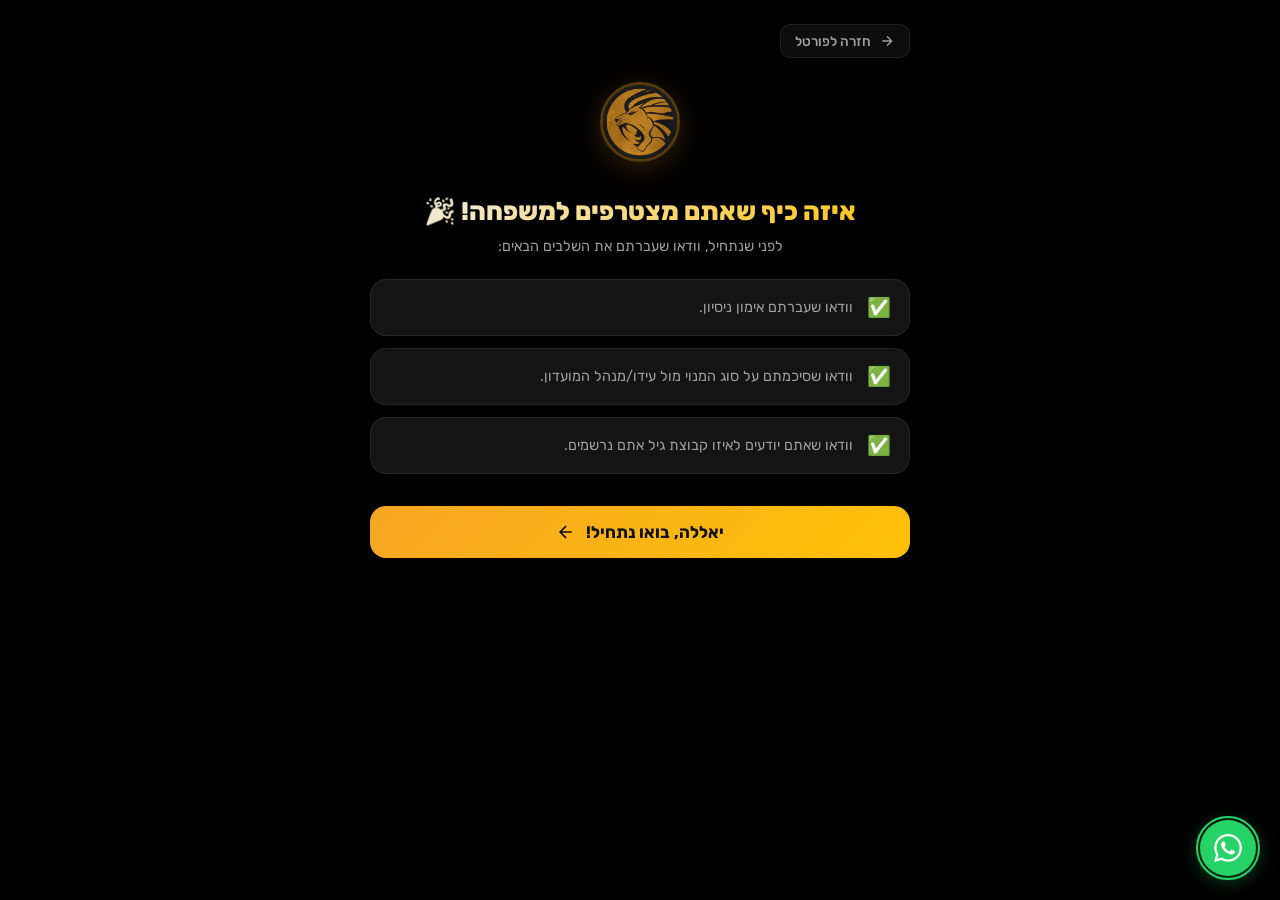
<file: register.html>
<!DOCTYPE html>
<html lang="he" dir="rtl">
<head>
    <meta charset="UTF-8">
    <meta name="viewport" content="width=device-width, initial-scale=1.0">
    <title>הרשמה לאקדמיה | פריינטה אקדמי</title>
    <meta name="description" content="הצטרפו למשפחת פריינטה אקדמי – בחרו קבוצת גיל ומסלול מנוי.">
    <link href="https://fonts.googleapis.com/css2?family=Rubik:wght@300;400;500;600;700;800;900&display=swap" rel="stylesheet">
    <link rel="stylesheet" href="style.css">
    <link rel="stylesheet" href="register.css">
    <link rel="icon" type="image/png" href="lion-logo.png"></head>
<body>

    <div class="register-page">

        <!-- Back to portal -->
        <a href="index.html" class="reg-back-portal" id="backToPortal">
            <svg viewBox="0 0 24 24" fill="none" stroke="currentColor" stroke-width="2"><path d="M19 12H5M12 19l-7-7 7-7"/></svg>
            <span>חזרה לפורטל</span>
        </a>

        <!-- Logo -->
        <div class="reg-logo-wrap">
            <img src="lion-logo.png" alt="פריינטה אקדמי" class="reg-logo">
        </div>

        <!-- ===== INTRO ===== -->
        <div class="reg-step reg-step-intro active" id="stepIntro">
            <h1 class="reg-title">איזה כיף שאתם מצטרפים למשפחה! 🎉</h1>
            <p class="reg-subtitle">לפני שנתחיל, וודאו שעברתם את השלבים הבאים:</p>

            <div class="reg-info-list">
                <div class="info-item">
                    <span class="info-icon">✅</span>
                    <span>וודאו שעברתם אימון ניסיון.</span>
                </div>
                <div class="info-item">
                    <span class="info-icon">✅</span>
                    <span>וודאו שסיכמתם על סוג המנוי מול עידו/מנהל המועדון.</span>
                </div>
                <div class="info-item">
                    <span class="info-icon">✅</span>
                    <span>וודאו שאתם יודעים לאיזו קבוצת גיל אתם נרשמים.</span>
                </div>
            </div>

            <button class="reg-cta" id="startBtn">
                <span>יאללה, בואו נתחיל!</span>
                <svg viewBox="0 0 24 24" fill="none" stroke="currentColor" stroke-width="2"><path d="M5 12h14M12 5l7 7-7 7"/></svg>
            </button>
        </div>

        <!-- ===== STEP 1: AGE GROUP ===== -->
        <div class="reg-step" id="stepAge">
            <div class="step-header">
                <span class="step-badge">שלב 1 מתוך 2</span>
                <h2 class="step-title">בחרו קבוצת גיל</h2>
                <p class="step-desc">לאיזו קבוצה נרשמים?</p>
            </div>

            <div class="age-grid">
                <button class="age-btn" data-age="kids" onclick="selectAge('kids')">
                    <span class="age-emoji">👦</span>
                    <span class="age-label">ילדים</span>
                    <span class="age-range">עד גיל 12</span>
                </button>
                <button class="age-btn" data-age="teens" onclick="selectAge('teens')">
                    <span class="age-emoji">🧑</span>
                    <span class="age-label">נוער</span>
                    <span class="age-range">גילאי 13–17</span>
                </button>
                <button class="age-btn" data-age="adults" onclick="selectAge('adults')">
                    <span class="age-emoji">💪</span>
                    <span class="age-label">בוגרים</span>
                    <span class="age-range">18+</span>
                </button>
            </div>

            <button class="reg-back-btn" onclick="goToIntro()">
                <svg viewBox="0 0 24 24" fill="none" stroke="currentColor" stroke-width="2"><path d="M19 12H5M12 19l-7-7 7-7"/></svg>
                <span>חזרה</span>
            </button>
        </div>

        <!-- ===== STEP 2: FREQUENCY ===== -->
        <div class="reg-step" id="stepFrequency">
            <div class="step-header">
                <span class="step-badge">שלב 2 מתוך 2</span>
                <h2 class="step-title">בחרו מסלול מנוי</h2>
                <p class="step-desc" id="freqDesc">כמה פעמים בשבוע תרצו להתאמן?</p>
            </div>

            <!-- Kids options -->
            <div class="freq-grid" id="freqKids" style="display:none;">
                <button class="freq-btn" onclick="selectPlan('kids', 'jimbo')">
                    <span class="freq-title">ג'ימבו ג'יטסו (פעם בשבוע)</span>
                    <span class="freq-subtitle">₪230 לחודש 🥋</span>
                </button>
                <button class="freq-btn popular" onclick="selectPlan('kids', '2pw')">
                    <span class="freq-popular-badge">⭐ הכי פופולרי</span>
                    <span class="freq-title">פעמיים בשבוע</span>
                    <span class="freq-subtitle">₪310 לחודש</span>
                </button>
                <button class="freq-btn" onclick="selectPlan('kids', '4pw')">
                    <span class="freq-title">4 פעמים בשבוע</span>
                    <span class="freq-subtitle">₪480 לחודש</span>
                </button>
            </div>

            <!-- Teens / Adults options -->
            <div class="freq-grid" id="freqGeneral" style="display:none;">
                <button class="freq-btn" onclick="selectPlan('general', '1pw')">
                    <span class="freq-title">פעם בשבוע</span>
                    <span class="freq-subtitle">₪280 לחודש</span>
                </button>
                <button class="freq-btn" onclick="selectPlan('general', '2pw')">
                    <span class="freq-title">פעמיים בשבוע</span>
                    <span class="freq-subtitle">₪360 לחודש</span>
                </button>
                <button class="freq-btn" onclick="selectPlan('general', '3pw')">
                    <span class="freq-title">שלוש פעמים בשבוע</span>
                    <span class="freq-subtitle">₪435 לחודש</span>
                </button>
                <button class="freq-btn popular" onclick="selectPlan('general', '4pw')">
                    <span class="freq-popular-badge">⭐ הכי פופולרי</span>
                    <span class="freq-title">ארבע פעמים בשבוע</span>
                    <span class="freq-subtitle">₪500 לחודש</span>
                </button>
                <button class="freq-btn open-plan" onclick="selectPlan('general', 'open')">
                    <span class="freq-title">מנוי פתוח (ללא הגבלה)</span>
                    <span class="freq-subtitle">₪570 לחודש 🔓</span>
                </button>
            </div>

            <button class="reg-back-btn" onclick="goToAge()">
                <svg viewBox="0 0 24 24" fill="none" stroke="currentColor" stroke-width="2"><path d="M19 12H5M12 19l-7-7 7-7"/></svg>
                <span>חזרה</span>
            </button>
        </div>

    </div>

    <!-- ===== Confirmation Modal ===== -->
    <div class="modal-overlay" id="confirmModal">
        <div class="modal-card confirm-card">
            <div class="confirm-icon">
                <svg viewBox="0 0 24 24" fill="none" stroke="currentColor" stroke-width="2"><path d="M22 11.08V12a10 10 0 1 1-5.93-9.14"/><path d="M22 4L12 14.01l-3-3"/></svg>
            </div>
            <h2 class="confirm-title">מעולה! בחרתם במסלול הנכון 🎯</h2>
            <p class="confirm-subtitle">אנחנו מעבירים אתכם כעת למערכת הרישום המאובטחת (Arbox).</p>

            <div class="confirm-tips">
                <h4>כמה דגשים קטנים לסיום:</h4>
                <ul>
                    <li>
                        <svg viewBox="0 0 24 24" fill="none" stroke="currentColor" stroke-width="2"><path d="M9 12l2 2 4-4"/><circle cx="12" cy="12" r="10"/></svg>
                        <span>מלאו את הפרטים האישיים במדויק.</span>
                    </li>
                    <li>
                        <svg viewBox="0 0 24 24" fill="none" stroke="currentColor" stroke-width="2"><path d="M4 4h16c1.1 0 2 .9 2 2v12c0 1.1-.9 2-2 2H4c-1.1 0-2-.9-2-2V6c0-1.1.9-2 2-2z"/><polyline points="22,6 12,13 2,6"/></svg>
                        <span>בסיום הרישום תקבלו אישור למייל.</span>
                    </li>
                    <li>
                        <span class="tip-emoji">🥋</span>
                        <span>מחכים לראות אתכם על המזרן!</span>
                    </li>
                </ul>
            </div>

            <a href="#" class="confirm-cta" id="arboxLink" target="_blank" rel="noopener">
                <span>המשך לרישום ב-Arbox</span>
                <svg viewBox="0 0 24 24" fill="none" stroke="currentColor" stroke-width="2"><path d="M18 13v6a2 2 0 0 1-2 2H5a2 2 0 0 1-2-2V8a2 2 0 0 1 2-2h6M15 3h6v6M10 14L21 3"/></svg>
            </a>
            <button class="confirm-cancel" onclick="closeConfirm()">חזרה לבחירת מסלול</button>
        </div>
    </div>

    <a href="https://wa.me/0547468505" target="_blank" rel="noopener" class="whatsapp-float" aria-label="צרו קשר בוואטסאפ">
        <svg viewBox="0 0 24 24" fill="currentColor"><path d="M17.472 14.382c-.297-.149-1.758-.867-2.030-.967-.273-.099-.471-.148-.67.15-.197.297-.767.966-.94 1.164-.173.199-.347.223-.644.075-.297-.15-1.255-.463-2.39-1.475-.883-.788-1.48-1.761-1.653-2.059-.173-.297-.018-.458.13-.606.134-.133.298-.347.446-.52.149-.174.198-.298.298-.497.099-.198.05-.371-.025-.52-.075-.149-.669-1.612-.916-2.207-.242-.579-.487-.5-.669-.51-.173-.008-.371-.01-.57-.01-.198 0-.52.074-.792.372-.272.297-1.04 1.016-1.04 2.479 0 1.462 1.065 2.875 1.213 3.074.149.198 2.096 3.2 5.077 4.487.709.306 1.262.489 1.694.625.712.227 1.36.195 1.871.118.571-.085 1.758-.719 2.006-1.413.248-.694.248-1.289.173-1.413-.074-.124-.272-.198-.57-.347m-5.421 7.403h-.004a9.87 9.87 0 01-5.031-1.378l-.361-.214-3.741.982.998-3.648-.235-.374a9.86 9.86 0 01-1.51-5.26c.001-5.45 4.436-9.884 9.888-9.884 2.64 0 5.122 1.03 6.988 2.898a9.825 9.825 0 012.893 6.994c-.003 5.45-4.437 9.884-9.885 9.884m8.413-18.297A11.815 11.815 0 0012.05 0C5.495 0 .16 5.335.157 11.892c0 2.096.547 4.142 1.588 5.945L.057 24l6.305-1.654a11.882 11.882 0 005.683 1.448h.005c6.554 0 11.89-5.335 11.893-11.893a11.821 11.821 0 00-3.48-8.413z"/></svg>
        <span class="whatsapp-pulse"></span>
    </a>

    <script src="register.js"></script>
</body>
</html>
</file>
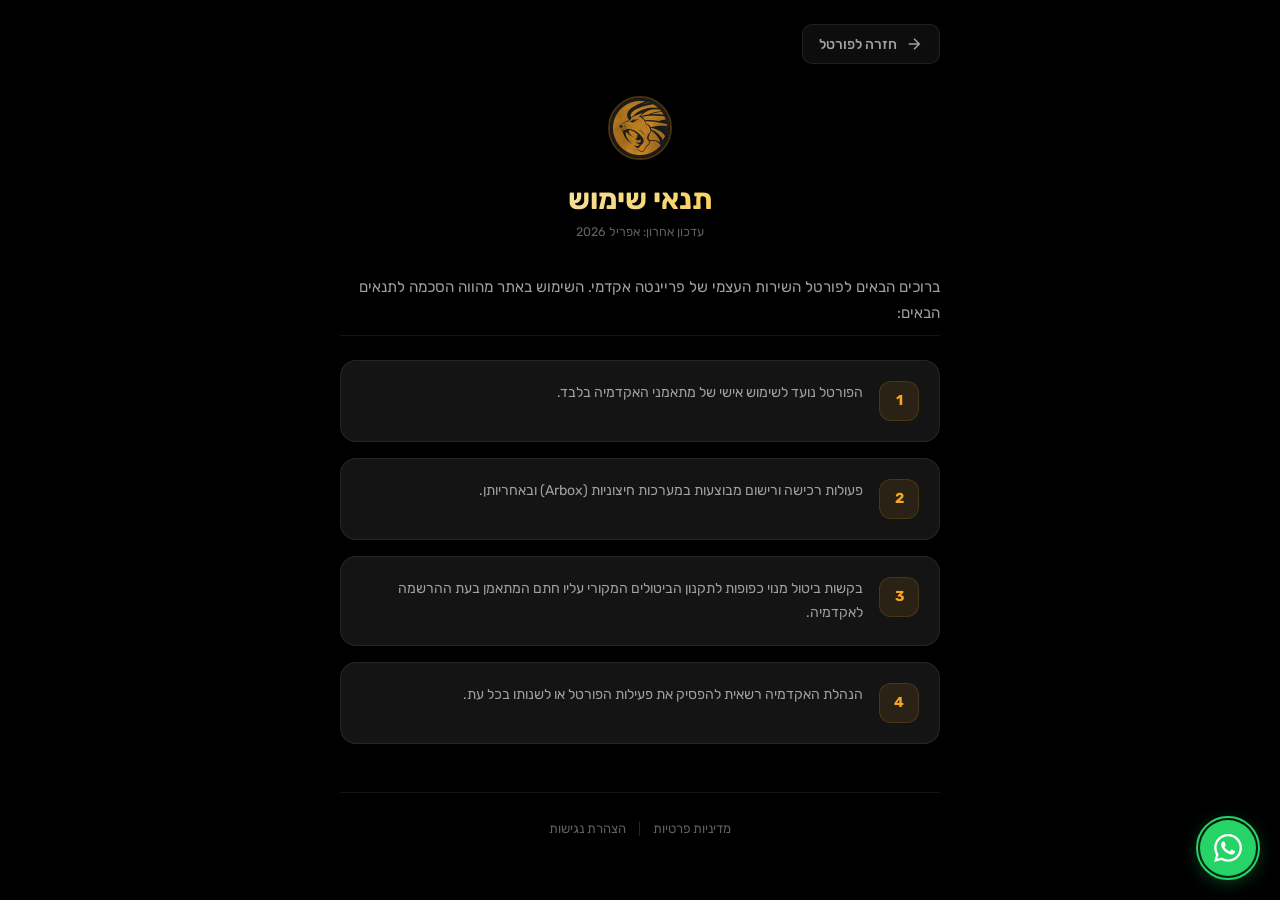
<file: terms.html>
<!DOCTYPE html>
<html lang="he" dir="rtl">
<head>
    <meta charset="UTF-8">
    <meta name="viewport" content="width=device-width, initial-scale=1.0">
    <title>תנאי שימוש | פריינטה אקדמי</title>
    <meta name="description" content="תנאי השימוש בפורטל השירות העצמי של פריינטה אקדמי.">
    <link href="https://fonts.googleapis.com/css2?family=Rubik:wght@300;400;500;600;700;800&display=swap" rel="stylesheet">
    <link rel="stylesheet" href="style.css">
    <link rel="stylesheet" href="legal.css">
    <link rel="icon" type="image/png" href="lion-logo.png"></head>
<body>
    <div class="legal-page">
        <a href="index.html" class="legal-back" aria-label="חזרה לדף הבית">
            <svg viewBox="0 0 24 24" fill="none" stroke="currentColor" stroke-width="2"><path d="M19 12H5M12 19l-7-7 7-7"/></svg>
            <span>חזרה לפורטל</span>
        </a>

        <div class="legal-header">
            <img src="lion-logo.png" alt="פריינטה אקדמי" class="legal-logo">
            <h1>תנאי שימוש</h1>
            <p class="legal-updated">עדכון אחרון: אפריל 2026</p>
        </div>

        <div class="legal-content">
            <p class="legal-intro">ברוכים הבאים לפורטל השירות העצמי של פריינטה אקדמי. השימוש באתר מהווה הסכמה לתנאים הבאים:</p>

            <div class="legal-item">
                <div class="legal-item-icon">1</div>
                <p>הפורטל נועד לשימוש אישי של מתאמני האקדמיה בלבד.</p>
            </div>

            <div class="legal-item">
                <div class="legal-item-icon">2</div>
                <p>פעולות רכישה ורישום מבוצעות במערכות חיצוניות (Arbox) ובאחריותן.</p>
            </div>

            <div class="legal-item">
                <div class="legal-item-icon">3</div>
                <p>בקשות ביטול מנוי כפופות לתקנון הביטולים המקורי עליו חתם המתאמן בעת ההרשמה לאקדמיה.</p>
            </div>

            <div class="legal-item">
                <div class="legal-item-icon">4</div>
                <p>הנהלת האקדמיה רשאית להפסיק את פעילות הפורטל או לשנותו בכל עת.</p>
            </div>
        </div>

        <div class="legal-footer-nav">
            <a href="privacy.html">מדיניות פרטיות</a>
            <span>|</span>
            <a href="accessibility.html">הצהרת נגישות</a>
        </div>
    </div>

    <a href="https://wa.me/0547468505" target="_blank" rel="noopener" class="whatsapp-float" aria-label="צרו קשר בוואטסאפ">
        <svg viewBox="0 0 24 24" fill="currentColor"><path d="M17.472 14.382c-.297-.149-1.758-.867-2.030-.967-.273-.099-.471-.148-.67.15-.197.297-.767.966-.94 1.164-.173.199-.347.223-.644.075-.297-.15-1.255-.463-2.39-1.475-.883-.788-1.48-1.761-1.653-2.059-.173-.297-.018-.458.13-.606.134-.133.298-.347.446-.52.149-.174.198-.298.298-.497.099-.198.05-.371-.025-.52-.075-.149-.669-1.612-.916-2.207-.242-.579-.487-.5-.669-.51-.173-.008-.371-.01-.57-.01-.198 0-.52.074-.792.372-.272.297-1.04 1.016-1.04 2.479 0 1.462 1.065 2.875 1.213 3.074.149.198 2.096 3.2 5.077 4.487.709.306 1.262.489 1.694.625.712.227 1.36.195 1.871.118.571-.085 1.758-.719 2.006-1.413.248-.694.248-1.289.173-1.413-.074-.124-.272-.198-.57-.347m-5.421 7.403h-.004a9.87 9.87 0 01-5.031-1.378l-.361-.214-3.741.982.998-3.648-.235-.374a9.86 9.86 0 01-1.51-5.26c.001-5.45 4.436-9.884 9.888-9.884 2.64 0 5.122 1.03 6.988 2.898a9.825 9.825 0 012.893 6.994c-.003 5.45-4.437 9.884-9.885 9.884m8.413-18.297A11.815 11.815 0 0012.05 0C5.495 0 .16 5.335.157 11.892c0 2.096.547 4.142 1.588 5.945L.057 24l6.305-1.654a11.882 11.882 0 005.683 1.448h.005c6.554 0 11.89-5.335 11.893-11.893a11.821 11.821 0 00-3.48-8.413z"/></svg>
        <span class="whatsapp-pulse"></span>
    </a>
</body>
</html>
</file>
<file: style.css>
/* ===== Design Tokens ===== */
:root {
    --bg: #000000;
    --bg-card: #0d0d0d;
    --bg-elevated: #141414;
    --surface: rgba(255, 255, 255, 0.05);
    --surface-hover: rgba(255, 255, 255, 0.09);
    --border: rgba(255, 255, 255, 0.08);
    --border-light: rgba(255, 255, 255, 0.12);

    --gold: #F5A623;
    --gold-light: #FFC107;
    --gold-bright: #FFD54F;
    --gold-dark: #C68A1A;
    --gold-glow: rgba(245, 166, 35, 0.2);
    --gold-gradient: linear-gradient(135deg, #F5A623, #FFC107);
    --gold-gradient-hover: linear-gradient(135deg, #FFC107, #FFD54F);

    --text: #f0f0f0;
    --text-secondary: #a0a0a0;
    --text-muted: #606060;

    --success: #25D366;
    --error: #ef4444;

    --radius-sm: 10px;
    --radius-md: 16px;
    --radius-lg: 24px;
    --radius-xl: 32px;
    --shadow-sm: 0 2px 8px rgba(0,0,0,0.3);
    --shadow-md: 0 8px 32px rgba(0,0,0,0.4);
    --shadow-lg: 0 20px 60px rgba(0,0,0,0.5);
    --shadow-gold: 0 8px 32px rgba(245, 166, 35, 0.15);
    --transition: 0.3s cubic-bezier(0.4, 0, 0.2, 1);
    --transition-bounce: 0.4s cubic-bezier(0.34, 1.56, 0.64, 1);
    --font: 'Rubik', sans-serif;
}

/* ===== Reset ===== */
*, *::before, *::after {
    margin: 0;
    padding: 0;
    box-sizing: border-box;
}

html {
    scroll-behavior: smooth;
}

body {
    font-family: var(--font);
    background: var(--bg);
    color: var(--text);
    min-height: 100vh;
    -webkit-font-smoothing: antialiased;
    overflow-x: hidden;
}

a {
    text-decoration: none;
    color: inherit;
}

button {
    font-family: var(--font);
    cursor: pointer;
    border: none;
    background: none;
    color: inherit;
}

/* ===== Announcement Bar ===== */
.announcement-bar {
    position: sticky;
    top: 0;
    z-index: 100;
    background: var(--gold-gradient);
    color: #111;
    display: flex;
    align-items: center;
    justify-content: center;
    padding: 10px 20px;
    font-size: 0.88rem;
    font-weight: 600;
    transition: all var(--transition);
    gap: 12px;
}

.announcement-bar.hidden {
    transform: translateY(-100%);
    opacity: 0;
    pointer-events: none;
    height: 0;
    padding: 0;
    overflow: hidden;
}

.announcement-content {
    display: flex;
    align-items: center;
    gap: 8px;
}

.announcement-icon {
    font-size: 1.1rem;
}

.announcement-link {
    color: #111;
    text-decoration: underline;
    font-weight: 700;
    transition: opacity var(--transition);
}

.announcement-link:hover {
    opacity: 0.7;
}

.announcement-close {
    position: absolute;
    left: 16px;
    width: 24px;
    height: 24px;
    color: #111;
    opacity: 0.6;
    transition: opacity var(--transition);
}

[dir="rtl"] .announcement-close {
    left: auto;
    right: 16px;
}

.announcement-close:hover {
    opacity: 1;
}

.announcement-close svg {
    width: 18px;
    height: 18px;
}

/* ===== Hero ===== */
.hero {
    position: relative;
    padding: 60px 24px 48px;
    text-align: center;
    overflow: hidden;
}

.hero-bg-shapes {
    position: absolute;
    inset: 0;
    pointer-events: none;
}

.hero-shape {
    position: absolute;
    border-radius: 50%;
    filter: blur(80px);
    animation: float 20s ease-in-out infinite;
}

.hero-shape-1 {
    width: 400px;
    height: 400px;
    background: radial-gradient(circle, rgba(245, 166, 35, 0.12), transparent 70%);
    top: -100px;
    right: -80px;
}

.hero-shape-2 {
    width: 300px;
    height: 300px;
    background: radial-gradient(circle, rgba(255, 193, 7, 0.08), transparent 70%);
    bottom: -60px;
    left: -60px;
    animation-delay: -7s;
}

.hero-shape-3 {
    width: 200px;
    height: 200px;
    background: radial-gradient(circle, rgba(245, 166, 35, 0.06), transparent 70%);
    top: 40%;
    left: 50%;
    animation-delay: -14s;
}

@keyframes float {
    0%, 100% { transform: translate(0, 0) scale(1); }
    33% { transform: translate(30px, -20px) scale(1.05); }
    66% { transform: translate(-15px, 15px) scale(0.95); }
}

.hero-content {
    position: relative;
    z-index: 2;
}

.hero-logo-wrapper {
    margin-bottom: 20px;
}

.hero-logo {
    width: 100px;
    height: 100px;
    object-fit: cover;
    border-radius: 50%;
    border: 3px solid rgba(245, 166, 35, 0.4);
    box-shadow: 0 8px 40px rgba(245, 166, 35, 0.2);
    transition: all var(--transition);
    animation: logoGlow 4s ease-in-out infinite;
}

.hero-logo:hover {
    transform: scale(1.08);
    box-shadow: 0 8px 50px rgba(245, 166, 35, 0.35);
}

@keyframes logoGlow {
    0%, 100% { box-shadow: 0 8px 40px rgba(245, 166, 35, 0.2); }
    50% { box-shadow: 0 8px 50px rgba(245, 166, 35, 0.35); }
}

.hero-title {
    font-size: 2.2rem;
    font-weight: 800;
    margin-bottom: 8px;
    background: linear-gradient(135deg, var(--text), var(--gold-light));
    -webkit-background-clip: text;
    -webkit-text-fill-color: transparent;
    background-clip: text;
}

.hero-subtitle {
    font-size: 1rem;
    color: var(--text-secondary);
    font-weight: 400;
}

/* ===== Main Content ===== */
.main-content {
    max-width: 680px;
    margin: 0 auto;
    padding: 0 20px 40px;
}

/* ===== Action Grid ===== */
.action-grid {
    display: grid;
    grid-template-columns: 1fr 1fr;
    gap: 14px;
    margin-bottom: 56px;
}

.action-tile {
    position: relative;
    display: flex;
    flex-direction: column;
    align-items: center;
    text-align: center;
    padding: 28px 16px 24px;
    background: var(--bg-elevated);
    border: 1px solid var(--border);
    border-radius: var(--radius-lg);
    transition: all var(--transition);
    overflow: hidden;
    cursor: pointer;
}

.action-tile::before {
    content: '';
    position: absolute;
    inset: 0;
    border-radius: var(--radius-lg);
    background: linear-gradient(135deg, rgba(245, 166, 35, 0.06), transparent 60%);
    opacity: 0;
    transition: opacity var(--transition);
}

.action-tile:hover {
    transform: translateY(-4px);
    border-color: rgba(245, 166, 35, 0.25);
    box-shadow: var(--shadow-gold);
}

.shop-tile:hover {
    transform: translateY(-5px) scale(1.02);
    box-shadow: 0 12px 40px rgba(245, 166, 35, 0.25);
    border-color: rgba(245, 166, 35, 0.4);
}

.action-tile:hover::before {
    opacity: 1;
}

.action-tile:active {
    transform: translateY(-1px) scale(0.98);
}

.tile-wide {
    grid-column: 1 / -1;
    flex-direction: row;
    text-align: right;
    padding: 24px 28px;
    gap: 16px;
}

.tile-wide .tile-icon-wrap {
    margin-bottom: 0;
    flex-shrink: 0;
}

.tile-wide .tile-title,
.tile-wide .tile-desc {
    text-align: right;
}

.tile-wide .tile-arrow {
    position: absolute;
    left: 20px;
    top: 50%;
    transform: translateY(-50%);
}

[dir="rtl"] .tile-wide .tile-arrow {
    left: auto;
    right: auto;
    left: 20px;
}

.tile-icon-wrap {
    width: 52px;
    height: 52px;
    border-radius: 16px;
    background: rgba(245, 166, 35, 0.1);
    border: 1px solid rgba(245, 166, 35, 0.15);
    display: grid;
    place-items: center;
    margin-bottom: 14px;
    transition: all var(--transition);
}

.action-tile:hover .tile-icon-wrap {
    background: rgba(245, 166, 35, 0.18);
    border-color: rgba(245, 166, 35, 0.3);
    transform: scale(1.08);
}

.tile-icon-wrap svg {
    width: 24px;
    height: 24px;
    color: var(--gold);
}

.tile-title {
    font-size: 0.95rem;
    font-weight: 700;
    margin-bottom: 4px;
    color: var(--text);
    position: relative;
}

.tile-desc {
    font-size: 0.78rem;
    color: var(--text-secondary);
    font-weight: 400;
    line-height: 1.4;
    position: relative;
}

.tile-arrow {
    position: absolute;
    left: 14px;
    top: 14px;
    width: 20px;
    height: 20px;
    opacity: 0;
    transform: translateX(8px);
    transition: all var(--transition);
    color: var(--gold);
}

[dir="rtl"] .tile-arrow {
    left: auto;
    right: 14px;
    transform: translateX(-8px) scaleX(-1);
}

.action-tile:hover .tile-arrow {
    opacity: 1;
    transform: translateX(0);
}

[dir="rtl"] .action-tile:hover .tile-arrow {
    transform: translateX(0) scaleX(-1);
}

.tile-arrow svg {
    width: 20px;
    height: 20px;
}

/* ===== FAQ Section ===== */
.section-header {
    text-align: center;
    margin-bottom: 28px;
}

.section-title {
    font-size: 1.6rem;
    font-weight: 700;
    margin-bottom: 6px;
    background: linear-gradient(135deg, var(--text), var(--gold-light));
    -webkit-background-clip: text;
    -webkit-text-fill-color: transparent;
    background-clip: text;
}

.section-subtitle {
    font-size: 0.9rem;
    color: var(--text-secondary);
    font-weight: 300;
}

.faq-list {
    display: flex;
    flex-direction: column;
    gap: 8px;
}

.faq-item {
    background: var(--bg-elevated);
    border: 1px solid var(--border);
    border-radius: var(--radius-md);
    overflow: hidden;
    transition: all var(--transition);
}

.faq-item:hover {
    border-color: rgba(245, 166, 35, 0.15);
}

.faq-item.active {
    border-color: rgba(245, 166, 35, 0.25);
    box-shadow: 0 4px 20px rgba(245, 166, 35, 0.08);
}

.faq-question {
    width: 100%;
    display: flex;
    align-items: center;
    justify-content: space-between;
    padding: 18px 20px;
    font-size: 0.92rem;
    font-weight: 600;
    color: var(--text);
    text-align: right;
    transition: color var(--transition);
}

.faq-question:hover {
    color: var(--gold-light);
}

.faq-chevron {
    width: 20px;
    height: 20px;
    flex-shrink: 0;
    color: var(--gold);
    transition: transform var(--transition);
}

.faq-item.active .faq-chevron {
    transform: rotate(180deg);
}

.faq-answer {
    max-height: 0;
    overflow: hidden;
    transition: max-height 0.4s ease, padding 0.4s ease;
}

.faq-item.active .faq-answer {
    max-height: 300px;
}

.faq-answer p {
    padding: 0 20px 18px;
    font-size: 0.85rem;
    line-height: 1.7;
    color: var(--text-secondary);
}

/* ===== Footer ===== */
.site-footer {
    border-top: 1px solid var(--border);
    padding: 40px 24px 32px;
    margin-top: 40px;
}

.footer-content {
    max-width: 680px;
    margin: 0 auto;
}

.footer-newsletter {
    text-align: center;
    margin-bottom: 28px;
}

.footer-newsletter-title {
    font-size: 0.95rem;
    font-weight: 600;
    margin-bottom: 14px;
    color: var(--text-secondary);
}

.newsletter-form {
    display: flex;
    gap: 10px;
    max-width: 440px;
    margin: 0 auto;
}

.newsletter-input {
    flex: 1;
    padding: 12px 16px;
    background: var(--bg-elevated);
    border: 1px solid var(--border);
    border-radius: var(--radius-sm);
    color: var(--text);
    font-family: var(--font);
    font-size: 0.88rem;
    outline: none;
    transition: all var(--transition);
}

.newsletter-input:focus {
    border-color: var(--gold);
    box-shadow: 0 0 0 3px var(--gold-glow);
}

.newsletter-input::placeholder {
    color: var(--text-muted);
}

.newsletter-btn {
    padding: 12px 24px;
    background: var(--gold-gradient);
    border-radius: var(--radius-sm);
    color: #111;
    font-weight: 600;
    font-size: 0.88rem;
    transition: all var(--transition);
    white-space: nowrap;
}

.newsletter-btn:hover {
    box-shadow: var(--shadow-gold);
    transform: translateY(-1px);
}

.footer-links {
    display: flex;
    align-items: center;
    justify-content: center;
    flex-wrap: wrap;
    gap: 8px;
    font-size: 0.78rem;
    color: var(--text-muted);
}

.footer-copy {
    color: var(--text-secondary);
}

.footer-separator {
    color: var(--text-muted);
    opacity: 0.4;
}

.footer-link {
    color: var(--text-muted);
    transition: color var(--transition);
}

.footer-link:hover {
    color: var(--gold);
}

/* Footer Socials */
.footer-socials {
    display: flex;
    align-items: center;
    justify-content: center;
    gap: 16px;
    margin-bottom: 24px;
}

.social-icon {
    width: 40px;
    height: 40px;
    display: grid;
    place-items: center;
    color: var(--text-muted);
    background: var(--surface);
    border: 1px solid var(--border);
    border-radius: 50%;
    transition: all var(--transition);
}

.social-icon svg {
    width: 18px;
    height: 18px;
}

.social-icon:hover {
    transform: translateY(-3px) scale(1.1);
    border-color: var(--gold);
    color: var(--gold);
    box-shadow: 0 4px 16px var(--gold-glow);
}

/* ===== Modals ===== */
.modal-overlay {
    position: fixed;
    inset: 0;
    z-index: 200;
    background: rgba(0, 0, 0, 0.75);
    backdrop-filter: blur(8px);
    display: flex;
    align-items: center;
    justify-content: center;
    padding: 20px;
    opacity: 0;
    visibility: hidden;
    transition: all var(--transition);
}

.modal-overlay.active {
    opacity: 1;
    visibility: visible;
}

.modal-card {
    width: 100%;
    max-width: 480px;
    background: var(--bg-card);
    border: 1px solid var(--border-light);
    border-radius: var(--radius-xl);
    padding: 36px 32px;
    position: relative;
    transform: translateY(20px) scale(0.95);
    transition: transform var(--transition-bounce);
    max-height: 90vh;
    overflow-y: auto;
}

.modal-overlay.active .modal-card {
    transform: translateY(0) scale(1);
}

.modal-close {
    position: absolute;
    top: 16px;
    left: 16px;
    width: 36px;
    height: 36px;
    display: grid;
    place-items: center;
    color: var(--text-muted);
    background: var(--surface);
    border-radius: 50%;
    transition: all var(--transition);
}

[dir="rtl"] .modal-close {
    left: auto;
    right: 16px;
}

.modal-close:hover {
    color: var(--text);
    background: var(--surface-hover);
}

.modal-close svg {
    width: 18px;
    height: 18px;
}

.modal-header {
    text-align: center;
    margin-bottom: 28px;
}

.modal-icon {
    width: 56px;
    height: 56px;
    margin: 0 auto 14px;
    background: rgba(245, 166, 35, 0.1);
    border: 1px solid rgba(245, 166, 35, 0.2);
    border-radius: 16px;
    display: grid;
    place-items: center;
    color: var(--gold);
}

.modal-icon svg {
    width: 26px;
    height: 26px;
}

.modal-header h2 {
    font-size: 1.3rem;
    font-weight: 700;
    margin-bottom: 6px;
}

.modal-header p {
    font-size: 0.85rem;
    color: var(--text-secondary);
}

/* Modal Form */
.modal-field {
    margin-bottom: 18px;
}

.modal-field label {
    display: block;
    font-size: 0.82rem;
    font-weight: 600;
    margin-bottom: 6px;
    color: var(--text-secondary);
}

.modal-field input,
.modal-field textarea {
    width: 100%;
    padding: 12px 16px;
    background: var(--surface);
    border: 1px solid var(--border);
    border-radius: var(--radius-sm);
    color: var(--text);
    font-family: var(--font);
    font-size: 0.9rem;
    outline: none;
    transition: all var(--transition);
    resize: none;
}

.modal-field input:focus,
.modal-field textarea:focus {
    border-color: var(--gold);
    box-shadow: 0 0 0 3px var(--gold-glow);
    background: rgba(245, 166, 35, 0.04);
}

.modal-field input::placeholder,
.modal-field textarea::placeholder {
    color: var(--text-muted);
}

.modal-submit-btn {
    width: 100%;
    padding: 14px;
    background: var(--gold-gradient);
    border-radius: var(--radius-sm);
    color: #111;
    font-weight: 700;
    font-size: 1rem;
    transition: all var(--transition);
    margin-top: 8px;
}

.modal-submit-btn:hover {
    box-shadow: var(--shadow-gold);
    transform: translateY(-2px);
}

.modal-submit-btn:active {
    transform: translateY(0);
}

.modal-submit-btn.success {
    background: var(--success);
    color: white;
}

/* Team Modal */
.team-list {
    display: flex;
    flex-direction: column;
    gap: 10px;
}

.team-member {
    display: flex;
    align-items: center;
    gap: 14px;
    padding: 14px 16px;
    background: var(--surface);
    border: 1px solid var(--border);
    border-radius: var(--radius-md);
    transition: all var(--transition);
}

.team-member:hover {
    background: var(--surface-hover);
    border-color: rgba(37, 211, 102, 0.3);
    transform: translateX(-4px);
}

[dir="rtl"] .team-member:hover {
    transform: translateX(4px);
}

.team-avatar {
    width: 44px;
    height: 44px;
    border-radius: 50%;
    background: rgba(245, 166, 35, 0.15);
    border: 1px solid rgba(245, 166, 35, 0.25);
    display: grid;
    place-items: center;
    font-weight: 700;
    font-size: 1.1rem;
    color: var(--gold);
    flex-shrink: 0;
}

.team-info {
    flex: 1;
}

.team-info h4 {
    font-size: 0.92rem;
    font-weight: 600;
    margin-bottom: 2px;
}

.team-info span {
    font-size: 0.78rem;
    color: var(--text-muted);
}

.team-wa {
    width: 36px;
    height: 36px;
    display: grid;
    place-items: center;
    color: var(--success);
    flex-shrink: 0;
    opacity: 0.7;
    transition: all var(--transition);
}

.team-member:hover .team-wa {
    opacity: 1;
    transform: scale(1.15);
}

.team-wa svg {
    width: 22px;
    height: 22px;
}

/* ===== WhatsApp Float ===== */
.whatsapp-float {
    position: fixed;
    bottom: 24px;
    left: 24px;
    z-index: 90;
    width: 56px;
    height: 56px;
    background: var(--success);
    border-radius: 50%;
    display: grid;
    place-items: center;
    color: white;
    box-shadow: 0 4px 20px rgba(37, 211, 102, 0.4);
    transition: all var(--transition);
}

[dir="rtl"] .whatsapp-float {
    left: auto;
    right: 24px;
}

.whatsapp-float:hover {
    transform: scale(1.12);
    box-shadow: 0 6px 28px rgba(37, 211, 102, 0.5);
}

.whatsapp-float svg {
    width: 28px;
    height: 28px;
}

.whatsapp-pulse {
    position: absolute;
    inset: -4px;
    border-radius: 50%;
    border: 2px solid var(--success);
    animation: waPulse 2s ease-in-out infinite;
}

@keyframes waPulse {
    0% { transform: scale(1); opacity: 0.6; }
    50% { transform: scale(1.2); opacity: 0; }
    100% { transform: scale(1); opacity: 0; }
}

/* ===== Responsive ===== */
@media (max-width: 480px) {
    .hero {
        padding: 40px 16px 36px;
    }

    .hero-logo {
        width: 80px;
        height: 80px;
    }

    .hero-title {
        font-size: 1.7rem;
    }

    .hero-subtitle {
        font-size: 0.88rem;
    }

    .main-content {
        padding: 0 14px 32px;
    }

    .action-grid {
        gap: 10px;
    }

    .action-tile {
        padding: 22px 12px 20px;
    }

    .tile-icon-wrap {
        width: 44px;
        height: 44px;
        border-radius: 12px;
        margin-bottom: 10px;
    }

    .tile-icon-wrap svg {
        width: 20px;
        height: 20px;
    }

    .tile-title {
        font-size: 0.85rem;
    }

    .tile-desc {
        font-size: 0.72rem;
    }

    .tile-wide {
        padding: 18px 20px;
    }

    .section-title {
        font-size: 1.3rem;
    }

    .modal-card {
        padding: 28px 24px;
        border-radius: var(--radius-lg);
    }

    .newsletter-form {
        flex-direction: column;
    }

    .footer-links {
        font-size: 0.72rem;
    }

    .whatsapp-float {
        width: 50px;
        height: 50px;
        bottom: 18px;
    }

    [dir="rtl"] .whatsapp-float {
        right: 18px;
    }

    .whatsapp-float svg {
        width: 24px;
        height: 24px;
    }
}

/* ===== Animations on Scroll ===== */
.action-tile,
.faq-item {
    opacity: 0;
    transform: translateY(20px);
    animation: fadeInUp 0.6s ease forwards;
}

.action-tile:nth-child(1) { animation-delay: 0.05s; }
.action-tile:nth-child(2) { animation-delay: 0.1s; }
.action-tile:nth-child(3) { animation-delay: 0.15s; }
.action-tile:nth-child(4) { animation-delay: 0.2s; }
.action-tile:nth-child(5) { animation-delay: 0.25s; }
.action-tile:nth-child(6) { animation-delay: 0.3s; }
.action-tile:nth-child(7) { animation-delay: 0.35s; }

.faq-item:nth-child(1) { animation-delay: 0.1s; }
.faq-item:nth-child(2) { animation-delay: 0.15s; }
.faq-item:nth-child(3) { animation-delay: 0.2s; }
.faq-item:nth-child(4) { animation-delay: 0.25s; }
.faq-item:nth-child(5) { animation-delay: 0.3s; }
.faq-item:nth-child(6) { animation-delay: 0.35s; }

@keyframes fadeInUp {
    to {
        opacity: 1;
        transform: translateY(0);
    }
}

/* ===== Scrollbar ===== */
::-webkit-scrollbar {
    width: 6px;
}
::-webkit-scrollbar-track {
    background: var(--bg);
}
::-webkit-scrollbar-thumb {
    background: var(--border-light);
    border-radius: 3px;
}
::-webkit-scrollbar-thumb:hover {
    background: var(--text-muted);
}
</file>
<file: legal.css>
/* ===== Legal Pages Shared Styles ===== */
.legal-page {
    min-height: 100vh;
    max-width: 640px;
    margin: 0 auto;
    padding: 24px 20px 48px;
}

.legal-back {
    display: inline-flex;
    align-items: center;
    gap: 8px;
    color: var(--text-secondary);
    font-size: 0.88rem;
    font-weight: 500;
    padding: 10px 16px;
    background: var(--surface);
    border: 1px solid var(--border);
    border-radius: var(--radius-sm);
    transition: all var(--transition);
    margin-bottom: 32px;
}

.legal-back svg {
    width: 18px;
    height: 18px;
}

[dir="rtl"] .legal-back svg {
    transform: scaleX(-1);
}

.legal-back:hover {
    color: var(--gold);
    border-color: rgba(245, 166, 35, 0.3);
    background: rgba(245, 166, 35, 0.06);
}

.legal-header {
    text-align: center;
    margin-bottom: 36px;
}

.legal-logo {
    width: 64px;
    height: 64px;
    object-fit: cover;
    border-radius: 50%;
    border: 2px solid rgba(245, 166, 35, 0.3);
    margin-bottom: 18px;
}

.legal-header h1 {
    font-size: 1.8rem;
    font-weight: 700;
    margin-bottom: 8px;
    background: linear-gradient(135deg, var(--text), var(--gold-light));
    -webkit-background-clip: text;
    -webkit-text-fill-color: transparent;
    background-clip: text;
}

.legal-updated {
    font-size: 0.78rem;
    color: var(--text-muted);
}

.legal-content {
    display: flex;
    flex-direction: column;
    gap: 16px;
    margin-bottom: 48px;
}

.legal-intro {
    font-size: 0.95rem;
    line-height: 1.7;
    color: var(--text-secondary);
    padding-bottom: 8px;
    border-bottom: 1px solid var(--border);
    margin-bottom: 8px;
}

.legal-item {
    display: flex;
    align-items: flex-start;
    gap: 16px;
    padding: 20px;
    background: var(--bg-elevated);
    border: 1px solid var(--border);
    border-radius: var(--radius-md);
    transition: all var(--transition);
}

.legal-item:hover {
    border-color: rgba(245, 166, 35, 0.2);
}

.legal-item-icon {
    width: 40px;
    height: 40px;
    flex-shrink: 0;
    display: grid;
    place-items: center;
    background: rgba(245, 166, 35, 0.1);
    border: 1px solid rgba(245, 166, 35, 0.15);
    border-radius: 12px;
    color: var(--gold);
    font-weight: 700;
    font-size: 0.9rem;
}

.legal-item-icon svg {
    width: 18px;
    height: 18px;
}

.legal-item h3 {
    font-size: 0.92rem;
    font-weight: 600;
    margin-bottom: 4px;
    color: var(--text);
}

.legal-item p {
    font-size: 0.88rem;
    line-height: 1.7;
    color: var(--text-secondary);
}

.legal-footer-nav {
    display: flex;
    align-items: center;
    justify-content: center;
    gap: 12px;
    padding-top: 28px;
    border-top: 1px solid var(--border);
    font-size: 0.82rem;
}

.legal-footer-nav a {
    color: var(--text-muted);
    transition: color var(--transition);
}

.legal-footer-nav a:hover {
    color: var(--gold);
}

.legal-footer-nav span {
    color: var(--text-muted);
    opacity: 0.4;
}

@media (max-width: 480px) {
    .legal-page {
        padding: 16px 14px 36px;
    }

    .legal-header h1 {
        font-size: 1.4rem;
    }

    .legal-item {
        padding: 16px;
        gap: 12px;
    }

    .legal-item-icon {
        width: 36px;
        height: 36px;
    }
}
</file>
<file: credit.css>
/* ===== Design Tokens ===== */
:root {
    --bg-primary: #000000;
    --bg-secondary: #0d0d0d;
    --surface: rgba(255, 255, 255, 0.05);
    --surface-hover: rgba(255, 255, 255, 0.09);
    --border: rgba(255, 255, 255, 0.1);
    --border-focus: rgba(245, 166, 35, 0.5);
    --text-primary: #f0f0f0;
    --text-secondary: #b0b0b0;
    --text-muted: #707070;
    --accent: #F5A623;
    --accent-light: #FFC107;
    --accent-glow: rgba(245, 166, 35, 0.25);
    --gradient-card: linear-gradient(135deg, #1a1a1a 0%, #2a2a2a 40%, #1a1a1a 100%);
    --gradient-btn: linear-gradient(135deg, #F5A623, #FFC107);
    --gradient-btn-hover: linear-gradient(135deg, #FFC107, #FFD54F);
    --success: #10b981;
    --error: #ef4444;
    --radius-sm: 10px;
    --radius-md: 16px;
    --radius-lg: 24px;
    --shadow-card: 0 25px 60px rgba(0, 0, 0, 0.6);
    --shadow-glow: 0 0 40px rgba(245, 166, 35, 0.12);
    --transition: 0.3s cubic-bezier(0.4, 0, 0.2, 1);
    --font: 'Rubik', 'Heebo', sans-serif;
}

/* ===== Reset & Base ===== */
*, *::before, *::after {
    margin: 0;
    padding: 0;
    box-sizing: border-box;
}

html {
    font-size: 16px;
    -webkit-font-smoothing: antialiased;
    -moz-osx-font-smoothing: grayscale;
}

body {
    font-family: var(--font);
    background: var(--bg-primary);
    color: var(--text-primary);
    min-height: 100vh;
    display: flex;
    align-items: center;
    justify-content: center;
    padding: 2rem;
    overflow-x: hidden;
    position: relative;
}

/* ===== Background Shapes ===== */
.background-shapes {
    position: fixed;
    inset: 0;
    pointer-events: none;
    z-index: 0;
    overflow: hidden;
}

.shape {
    position: absolute;
    border-radius: 50%;
    filter: blur(120px);
    opacity: 0.4;
    animation: float 20s ease-in-out infinite;
}

.shape-1 {
    width: 600px;
    height: 600px;
    background: radial-gradient(circle, rgba(245, 166, 35, 0.15), transparent 70%);
    top: -200px;
    right: -100px;
    animation-delay: 0s;
}

.shape-2 {
    width: 500px;
    height: 500px;
    background: radial-gradient(circle, rgba(255, 193, 7, 0.12), transparent 70%);
    bottom: -150px;
    left: -100px;
    animation-delay: -7s;
}

.shape-3 {
    width: 400px;
    height: 400px;
    background: radial-gradient(circle, rgba(245, 166, 35, 0.1), transparent 70%);
    top: 50%;
    left: 50%;
    transform: translate(-50%, -50%);
    animation-delay: -14s;
}

@keyframes float {
    0%, 100% { transform: translate(0, 0) scale(1); }
    25% { transform: translate(30px, -30px) scale(1.05); }
    50% { transform: translate(-20px, 20px) scale(0.95); }
    75% { transform: translate(20px, 10px) scale(1.02); }
}

/* ===== Layout ===== */
.container {
    position: relative;
    z-index: 1;
    width: 100%;
    max-width: 520px;
}

.card-wrapper {
    display: flex;
    flex-direction: column;
    gap: 0;
}

/* ===== Credit Card Preview ===== */
.credit-card {
    position: relative;
    width: 100%;
    aspect-ratio: 1.586;
    max-width: 400px;
    margin: 0 auto -40px;
    padding: 28px 32px;
    border-radius: var(--radius-lg);
    background: var(--gradient-card);
    background-size: 200% 200%;
    animation: cardShimmer 6s ease-in-out infinite;
    color: white;
    display: flex;
    flex-direction: column;
    justify-content: space-between;
    box-shadow: 0 30px 60px rgba(245, 166, 35, 0.15), 0 10px 20px rgba(0, 0, 0, 0.4);
    border: 1px solid rgba(245, 166, 35, 0.2);
    overflow: hidden;
    z-index: 2;
    transition: transform var(--transition);
}

.credit-card:hover {
    transform: translateY(-5px) rotateX(2deg);
}

@keyframes cardShimmer {
    0%, 100% { background-position: 0% 50%; }
    50% { background-position: 100% 50%; }
}

.card-shine {
    position: absolute;
    inset: 0;
    background: linear-gradient(
        120deg,
        transparent 30%,
        rgba(255, 255, 255, 0.08) 45%,
        rgba(255, 255, 255, 0.12) 50%,
        rgba(255, 255, 255, 0.08) 55%,
        transparent 70%
    );
    animation: shine 4s ease-in-out infinite;
}

@keyframes shine {
    0%, 100% { transform: translateX(-100%); }
    50% { transform: translateX(100%); }
}

.card-chip {
    width: 50px;
    height: 38px;
    background: linear-gradient(135deg, #d4a853, #f0d68a, #c4943e);
    border-radius: 8px;
    display: grid;
    grid-template-columns: 1fr 1fr;
    grid-template-rows: 1fr 1fr;
    gap: 2px;
    padding: 6px;
    position: relative;
}

.chip-line {
    background: rgba(0, 0, 0, 0.12);
    border-radius: 2px;
}

.card-contactless {
    position: absolute;
    top: 28px;
    left: 90px;
    width: 28px;
    height: 28px;
    color: rgba(255, 255, 255, 0.6);
    transform: rotate(90deg);
}

.card-number {
    font-size: 1.35rem;
    letter-spacing: 3px;
    font-weight: 500;
    text-shadow: 0 2px 4px rgba(0, 0, 0, 0.2);
    direction: ltr;
    text-align: center;
    margin: auto 0;
}

.card-details {
    display: flex;
    justify-content: space-between;
    align-items: flex-end;
}

.card-holder, .card-expiry {
    display: flex;
    flex-direction: column;
    gap: 4px;
}

.card-label {
    font-size: 0.6rem;
    text-transform: uppercase;
    letter-spacing: 1px;
    opacity: 0.7;
}

.card-value {
    font-size: 0.85rem;
    font-weight: 500;
    letter-spacing: 1px;
}

.card-type-logo {
    position: absolute;
    bottom: 28px;
    left: 32px;
    width: 60px;
    height: 40px;
}

[dir="rtl"] .card-type-logo {
    left: 32px;
    right: auto;
}

[dir="rtl"] .card-contactless {
    left: auto;
    right: 90px;
}

/* ===== Form Card ===== */
.form-card {
    background: var(--bg-secondary);
    border: 1px solid var(--border);
    border-radius: var(--radius-lg);
    padding: 60px 36px 36px;
    box-shadow: var(--shadow-card);
    position: relative;
    backdrop-filter: blur(20px);
}

.form-header {
    text-align: center;
    margin-bottom: 32px;
}

.form-logo {
    text-align: center;
    margin: 0 auto 20px;
}

.brand-logo {
    height: 80px;
    width: 80px;
    object-fit: cover;
    border-radius: 50%;
    border: 2px solid rgba(245, 166, 35, 0.4);
    box-shadow: 0 4px 20px rgba(245, 166, 35, 0.2);
    opacity: 0.95;
    transition: all var(--transition);
}

.brand-logo:hover {
    opacity: 1;
    box-shadow: 0 4px 28px rgba(245, 166, 35, 0.35);
    transform: scale(1.05);
}

.form-header h1 {
    font-size: 1.6rem;
    font-weight: 700;
    margin-bottom: 6px;
    background: linear-gradient(135deg, var(--text-primary), var(--accent-light));
    -webkit-background-clip: text;
    -webkit-text-fill-color: transparent;
    background-clip: text;
}

.form-header p {
    font-size: 0.9rem;
    color: var(--text-secondary);
    font-weight: 300;
}

/* ===== Form Groups ===== */
.form-row {
    display: grid;
    grid-template-columns: 1fr 1fr;
    gap: 16px;
}

.form-group {
    margin-bottom: 20px;
}

.form-group label {
    display: block;
    font-size: 0.8rem;
    font-weight: 500;
    color: var(--text-secondary);
    margin-bottom: 8px;
    letter-spacing: 0.3px;
    transition: color var(--transition);
}

.form-group:focus-within label {
    color: var(--accent-light);
}

/* ===== Inputs ===== */
.input-wrapper {
    position: relative;
}

.input-wrapper input {
    width: 100%;
    padding: 14px 16px 14px 44px;
    background: var(--surface);
    border: 1.5px solid var(--border);
    border-radius: var(--radius-sm);
    color: var(--text-primary);
    font-family: var(--font);
    font-size: 0.95rem;
    outline: none;
    transition: all var(--transition);
    direction: ltr;
    text-align: right;
}

[dir="rtl"] .input-wrapper input {
    padding: 14px 44px 14px 16px;
    text-align: right;
}

.input-wrapper input::placeholder {
    color: var(--text-muted);
}

.input-wrapper input:hover {
    border-color: rgba(255, 255, 255, 0.15);
    background: var(--surface-hover);
}

.input-wrapper input:focus {
    border-color: var(--accent);
    background: rgba(245, 166, 35, 0.06);
    box-shadow: 0 0 0 4px var(--accent-glow);
}

.input-icon {
    position: absolute;
    left: 14px;
    top: 50%;
    transform: translateY(-50%);
    width: 20px;
    height: 20px;
    color: var(--text-muted);
    pointer-events: none;
    transition: color var(--transition);
}

[dir="rtl"] .input-icon {
    left: auto;
    right: 14px;
}

.form-group:focus-within .input-icon {
    color: var(--accent-light);
}

/* ===== Select ===== */
.select-wrapper {
    position: relative;
}

.select-wrapper select {
    width: 100%;
    padding: 14px 16px;
    background: var(--surface);
    border: 1.5px solid var(--border);
    border-radius: var(--radius-sm);
    color: var(--text-primary);
    font-family: var(--font);
    font-size: 0.95rem;
    outline: none;
    appearance: none;
    cursor: pointer;
    transition: all var(--transition);
}

.select-wrapper select:hover {
    border-color: rgba(255, 255, 255, 0.15);
    background: var(--surface-hover);
}

.select-wrapper select:focus {
    border-color: var(--accent);
    background: rgba(245, 166, 35, 0.06);
    box-shadow: 0 0 0 4px var(--accent-glow);
}

.select-wrapper select option {
    background: var(--bg-secondary);
    color: var(--text-primary);
}

.select-arrow {
    position: absolute;
    left: 14px;
    top: 50%;
    transform: translateY(-50%);
    width: 20px;
    height: 20px;
    color: var(--text-muted);
    pointer-events: none;
    transition: color var(--transition), transform var(--transition);
}

[dir="rtl"] .select-arrow {
    left: auto;
    right: auto;
    left: 14px;
}

.form-group:focus-within .select-arrow {
    color: var(--accent-light);
}

/* ===== Conditional Fields ===== */
.conditional-field {
    overflow: hidden;
    opacity: 0;
    max-height: 0;
    margin-bottom: 0;
    transition: opacity 0.3s ease, max-height 0.4s ease, margin-bottom 0.3s ease;
}

.conditional-field.visible {
    opacity: 1;
    max-height: 120px;
    margin-bottom: 20px;
}

.input-suffix {
    position: absolute;
    left: 44px;
    top: 50%;
    transform: translateY(-50%);
    color: var(--accent-light);
    font-weight: 600;
    font-size: 1rem;
    pointer-events: none;
}

[dir="rtl"] .input-suffix {
    left: auto;
    right: 44px;
}

/* ===== Validation States ===== */
.form-group.error .input-wrapper input,
.form-group.error .select-wrapper select {
    border-color: var(--error);
    box-shadow: 0 0 0 4px rgba(239, 68, 68, 0.15);
}

.form-group.error .input-icon,
.form-group.error .select-arrow {
    color: var(--error);
}

.form-group.error label {
    color: var(--error);
}

.form-group.valid .input-wrapper input,
.form-group.valid .select-wrapper select {
    border-color: var(--success);
}

.form-group.valid .input-icon {
    color: var(--success);
}

/* ===== Submit Button ===== */
.submit-btn {
    width: 100%;
    padding: 16px;
    background: var(--gradient-btn);
    border: none;
    border-radius: var(--radius-sm);
    color: #111;
    font-family: var(--font);
    font-size: 1.05rem;
    font-weight: 600;
    cursor: pointer;
    position: relative;
    overflow: hidden;
    transition: all var(--transition);
    margin-top: 8px;
}

.submit-btn::before {
    content: '';
    position: absolute;
    inset: 0;
    background: var(--gradient-btn-hover);
    opacity: 0;
    transition: opacity var(--transition);
}

.submit-btn:hover {
    transform: translateY(-2px);
    box-shadow: 0 12px 32px var(--accent-glow);
}

.submit-btn:hover::before {
    opacity: 1;
}

.submit-btn:active {
    transform: translateY(0);
}

.btn-text, .btn-loader, .btn-success {
    position: relative;
    z-index: 1;
    display: inline-flex;
    align-items: center;
    justify-content: center;
}

.btn-loader, .btn-success {
    position: absolute;
    inset: 0;
    display: none;
    align-items: center;
    justify-content: center;
}

.btn-loader svg {
    width: 28px;
    height: 28px;
    animation: spin 1s linear infinite;
}

.btn-success svg {
    width: 28px;
    height: 28px;
}

.submit-btn.loading .btn-text { display: none; }
.submit-btn.loading .btn-loader { display: flex; }

.submit-btn.success {
    background: var(--success);
}
.submit-btn.success .btn-text { display: none; }
.submit-btn.success .btn-success { display: flex; }
.submit-btn.success::before { display: none; }

@keyframes spin {
    to { transform: rotate(360deg); }
}

/* ===== Required Star ===== */
.required-star {
    color: var(--error);
    font-weight: 700;
}

/* ===== Legal Section & Checkboxes ===== */
.legal-section {
    margin-top: 8px;
    margin-bottom: 24px;
    display: flex;
    flex-direction: column;
    gap: 16px;
}

.checkbox-group {
    position: relative;
}

.checkbox-group.error .checkbox-custom {
    border-color: var(--error);
    box-shadow: 0 0 0 3px rgba(239, 68, 68, 0.15);
}

.checkbox-group.error .checkbox-text {
    color: var(--error);
}

.checkbox-label {
    display: flex;
    align-items: flex-start;
    gap: 12px;
    cursor: pointer;
    position: relative;
}

.checkbox-label input[type="checkbox"] {
    position: absolute;
    opacity: 0;
    width: 0;
    height: 0;
    pointer-events: none;
}

.checkbox-custom {
    flex-shrink: 0;
    width: 22px;
    height: 22px;
    border: 2px solid var(--border);
    border-radius: 6px;
    background: var(--surface);
    display: grid;
    place-items: center;
    transition: all var(--transition);
    margin-top: 2px;
}

.checkbox-custom svg {
    width: 14px;
    height: 14px;
    color: white;
    opacity: 0;
    transform: scale(0.5);
    transition: all 0.2s cubic-bezier(0.34, 1.56, 0.64, 1);
}

.checkbox-label input[type="checkbox"]:checked + .checkbox-custom {
    background: var(--gradient-btn);
    border-color: var(--accent);
    box-shadow: 0 4px 12px var(--accent-glow);
}

.checkbox-label input[type="checkbox"]:checked + .checkbox-custom svg {
    opacity: 1;
    transform: scale(1);
}

.checkbox-label:hover .checkbox-custom {
    border-color: var(--accent-light);
    background: var(--surface-hover);
}

.checkbox-text {
    font-size: 0.78rem;
    line-height: 1.65;
    color: var(--text-secondary);
    transition: color var(--transition);
}

.checkbox-text strong {
    color: var(--accent-light);
    font-weight: 600;
}

/* ===== Security Note ===== */
.security-note {
    display: flex;
    align-items: center;
    justify-content: center;
    gap: 8px;
    margin-top: 20px;
    color: var(--text-muted);
    font-size: 0.78rem;
}

.security-note svg {
    width: 16px;
    height: 16px;
    flex-shrink: 0;
}

/* ===== Modal ===== */
.modal-overlay {
    position: fixed;
    inset: 0;
    background: rgba(0, 0, 0, 0.6);
    backdrop-filter: blur(8px);
    display: none;
    align-items: center;
    justify-content: center;
    z-index: 100;
    padding: 2rem;
    opacity: 0;
    transition: opacity 0.4s ease;
}

.modal-overlay.active {
    display: flex;
    animation: fadeIn 0.4s ease forwards;
}

.modal-card {
    background: var(--bg-secondary);
    border: 1px solid var(--border);
    border-radius: var(--radius-lg);
    padding: 48px 40px;
    text-align: center;
    max-width: 400px;
    width: 100%;
    transform: scale(0.9) translateY(20px);
    animation: modalSlide 0.5s cubic-bezier(0.34, 1.56, 0.64, 1) forwards;
    box-shadow: var(--shadow-card);
}

.modal-icon {
    width: 72px;
    height: 72px;
    margin: 0 auto 20px;
    background: rgba(16, 185, 129, 0.12);
    border-radius: 50%;
    display: grid;
    place-items: center;
    color: var(--success);
}

.modal-icon svg {
    width: 36px;
    height: 36px;
}

.modal-card h2 {
    font-size: 1.3rem;
    font-weight: 700;
    margin-bottom: 8px;
}

.modal-card p {
    color: var(--text-secondary);
    font-size: 0.9rem;
    margin-bottom: 28px;
}

.modal-btn {
    padding: 12px 40px;
    background: var(--gradient-btn);
    border: none;
    border-radius: var(--radius-sm);
    color: #111;
    font-family: var(--font);
    font-size: 0.95rem;
    font-weight: 600;
    cursor: pointer;
    transition: all var(--transition);
}

.modal-btn:hover {
    transform: translateY(-2px);
    box-shadow: 0 8px 24px var(--accent-glow);
}

@keyframes fadeIn {
    to { opacity: 1; }
}

@keyframes modalSlide {
    to { transform: scale(1) translateY(0); }
}

/* ===== Responsive ===== */
@media (max-width: 560px) {
    body {
        padding: 1rem;
    }

    .credit-card {
        max-width: 340px;
        padding: 22px 24px;
    }

    .card-number {
        font-size: 1.1rem;
    }

    .form-card {
        padding: 50px 24px 28px;
    }

    .form-row {
        grid-template-columns: 1fr;
        gap: 0;
    }

    .form-header h1 {
        font-size: 1.35rem;
    }
}

@media (max-width: 380px) {
    .credit-card {
        max-width: 290px;
        padding: 18px 20px;
    }

    .card-number {
        font-size: 0.95rem;
        letter-spacing: 2px;
    }

    .card-chip {
        width: 40px;
        height: 30px;
    }
}
</file>
<file: refund.css>
/* ===== Refund Flow Specific Styles ===== */
.refund-container {
    max-width: 600px;
    margin: 0 auto;
    padding: 30px 20px 60px;
    min-height: 100vh;
    display: flex;
    flex-direction: column;
    justify-content: center;
}

/* Phase Transitions */
.phase {
    display: none;
    animation: fadeIn 0.4s ease forwards;
}

.phase.active {
    display: block;
}

.reg-back-portal {
    display: inline-flex;
    align-items: center;
    gap: 8px;
    color: var(--text-secondary);
    font-size: 0.85rem;
    font-weight: 500;
    padding: 8px 14px;
    background: var(--surface);
    border: 1px solid var(--border);
    border-radius: var(--radius-sm);
    transition: all var(--transition);
    margin-bottom: 24px;
    text-decoration: none;
}

.reg-back-portal svg {
    width: 16px;
    height: 16px;
}

[dir="rtl"] .reg-back-portal svg {
    transform: scaleX(-1);
}

.reg-back-portal:hover {
    color: var(--gold);
    border-color: rgba(245, 166, 35, 0.3);
}

.phase.active {
    display: block;
}

@keyframes fadeIn {
    from { opacity: 0; transform: translateY(15px); }
    to { opacity: 1; transform: translateY(0); }
}

/* Phase 1: Intro Page */
.logo-wrap {
    text-align: center;
    margin-bottom: 24px;
}

.brand-logo {
    width: 80px;
    height: 80px;
    object-fit: cover;
    border-radius: 50%;
    border: 2px solid var(--gold);
    box-shadow: var(--shadow-gold);
}

.main-title {
    font-size: 2.5rem;
    font-weight: 800;
    color: var(--gold);
    text-align: center;
    margin-bottom: 24px;
}

.intro-content {
    background: var(--bg-elevated);
    border: 1px solid var(--border);
    border-radius: var(--radius-lg);
    padding: 30px;
    text-align: center;
}

.body-text {
    font-size: 1.1rem;
    line-height: 1.6;
    margin-bottom: 24px;
    color: var(--text);
}

.whatsapp-guidance {
    background: rgba(245, 166, 35, 0.1);
    border: 1px solid rgba(245, 166, 35, 0.3);
    border-radius: var(--radius-md);
    padding: 16px;
    margin-bottom: 24px;
    font-size: 0.95rem;
    color: var(--text-secondary);
    line-height: 1.5;
}

.whatsapp-guidance strong {
    color: var(--gold);
    display: block;
    margin-bottom: 4px;
}

.transition-note {
    font-size: 0.85rem;
    color: var(--text-muted);
    margin-bottom: 24px;
}

.cta-btn {
    width: 100%;
    padding: 16px;
    background: var(--gold-gradient);
    color: #000;
    font-weight: 700;
    font-size: 1.1rem;
    border: none;
    border-radius: var(--radius-md);
    cursor: pointer;
    transition: all var(--transition);
    font-family: var(--font);
}

.cta-btn:hover {
    transform: translateY(-2px);
    box-shadow: var(--shadow-gold);
}

/* Phase 2: Form overrides based on existing style */
.form-wrapper {
    background: var(--bg-elevated);
    border: 1px solid var(--border);
    border-radius: var(--radius-lg);
    padding: 30px;
}

.form-header {
    text-align: center;
    margin-bottom: 24px;
}

.form-header h2 {
    font-size: 1.5rem;
    margin-bottom: 8px;
    color: var(--gold);
}

.form-header p {
    color: var(--text-secondary);
    font-size: 0.9rem;
}

.form-group {
    margin-bottom: 16px;
}

.form-group label {
    display: block;
    margin-bottom: 8px;
    font-size: 0.9rem;
    font-weight: 500;
    color: var(--text-secondary);
}

.form-group input {
    width: 100%;
    padding: 14px 16px;
    background: var(--bg-body);
    border: 1px solid var(--border);
    border-radius: var(--radius-sm);
    color: var(--text);
    font-family: var(--font);
    font-size: 1rem;
    transition: all var(--transition);
}

.form-group input:focus {
    outline: none;
    border-color: var(--gold);
    box-shadow: 0 0 0 2px rgba(245, 166, 35, 0.2);
}

.form-row {
    display: grid;
    grid-template-columns: 1fr 1fr;
    gap: 16px;
}

.security-badge {
    display: flex;
    align-items: center;
    justify-content: center;
    gap: 8px;
    margin: 20px 0;
    color: #10b981;
    font-size: 0.85rem;
    font-weight: 500;
}

.security-badge svg {
    width: 16px;
    height: 16px;
}

.legal-section {
    margin: 16px 0 24px;
    display: flex;
    flex-direction: column;
    gap: 12px;
}

.checkbox-label {
    display: flex;
    align-items: flex-start;
    gap: 12px;
    cursor: pointer;
    font-size: 0.85rem;
    color: var(--text-secondary);
    line-height: 1.4;
}

.checkbox-label input {
    display: none;
}

.checkbox-custom {
    width: 20px;
    height: 20px;
    flex-shrink: 0;
    border: 2px solid var(--border);
    border-radius: 4px;
    display: grid;
    place-items: center;
    transition: all 0.2s ease;
    margin-top: 2px;
}

.checkbox-custom svg {
    width: 12px;
    height: 12px;
    color: #000;
    opacity: 0;
    transform: scale(0.5);
    transition: all 0.2s ease;
}

.checkbox-label input:checked + .checkbox-custom {
    background: var(--gold);
    border-color: var(--gold);
}

.checkbox-label input:checked + .checkbox-custom svg {
    opacity: 1;
    transform: scale(1);
}

.submit-btn {
    width: 100%;
    padding: 16px;
    background: var(--gold-gradient);
    color: #000;
    font-weight: 700;
    font-size: 1.1rem;
    border: none;
    border-radius: var(--radius-md);
    cursor: pointer;
    transition: all var(--transition);
    font-family: var(--font);
    margin-bottom: 12px;
}

.submit-btn:hover {
    transform: translateY(-2px);
    box-shadow: var(--shadow-gold);
}

.back-btn {
    width: 100%;
    padding: 12px;
    background: transparent;
    color: var(--text-secondary);
    border: 1px solid var(--border);
    border-radius: var(--radius-md);
    cursor: pointer;
    transition: all var(--transition);
    font-family: var(--font);
}

.back-btn:hover {
    color: var(--text);
    border-color: var(--border-light);
}

/* Phase 3: Success */
.success-card {
    background: var(--bg-elevated);
    border: 1px solid var(--border);
    border-radius: var(--radius-lg);
    padding: 40px 30px;
    text-align: center;
}

.success-icon {
    width: 80px;
    height: 80px;
    margin: 0 auto 24px;
    background: rgba(245, 166, 35, 0.15);
    border: 2px solid var(--gold);
    border-radius: 50%;
    display: grid;
    place-items: center;
    color: var(--gold);
    animation: successPop 0.5s cubic-bezier(0.34, 1.56, 0.64, 1) forwards;
}

.success-icon svg {
    width: 40px;
    height: 40px;
}

@keyframes successPop {
    0% { transform: scale(0.5); opacity: 0; }
    70% { transform: scale(1.1); }
    100% { transform: scale(1); opacity: 1; }
}

.success-submessage {
    font-size: 1.1rem;
    color: var(--text-secondary);
    margin-bottom: 32px;
    line-height: 1.6;
}

.home-btn {
    display: inline-block;
    padding: 14px 32px;
    background: transparent;
    color: var(--gold);
    border: 1px solid var(--gold);
    border-radius: var(--radius-md);
    text-decoration: none;
    font-weight: 600;
    transition: all var(--transition);
}

.home-btn:hover {
    background: rgba(245, 166, 35, 0.1);
}

@media (max-width: 480px) {
    .main-title { font-size: 2rem; }
    .form-row { grid-template-columns: 1fr; }
}
</file>
<file: register.css>
/* ===== Registration Page ===== */
.register-page {
    min-height: 100vh;
    max-width: 580px;
    margin: 0 auto;
    padding: 24px 20px 60px;
    position: relative;
}

.reg-back-portal {
    display: inline-flex;
    align-items: center;
    gap: 8px;
    color: var(--text-secondary);
    font-size: 0.85rem;
    font-weight: 500;
    padding: 8px 14px;
    background: var(--surface);
    border: 1px solid var(--border);
    border-radius: var(--radius-sm);
    transition: all var(--transition);
    margin-bottom: 24px;
}

.reg-back-portal svg {
    width: 16px;
    height: 16px;
}

[dir="rtl"] .reg-back-portal svg {
    transform: scaleX(-1);
}

.reg-back-portal:hover {
    color: var(--gold);
    border-color: rgba(245, 166, 35, 0.3);
}

/* Logo */
.reg-logo-wrap {
    text-align: center;
    margin-bottom: 28px;
}

.reg-logo {
    width: 80px;
    height: 80px;
    object-fit: cover;
    border-radius: 50%;
    border: 3px solid rgba(245, 166, 35, 0.35);
    box-shadow: 0 6px 30px rgba(245, 166, 35, 0.2);
}

/* Step container */
.reg-step {
    display: none;
    animation: stepIn 0.5s ease forwards;
}

.reg-step.active {
    display: block;
}

@keyframes stepIn {
    from {
        opacity: 0;
        transform: translateY(16px);
    }
    to {
        opacity: 1;
        transform: translateY(0);
    }
}

/* Intro */
.reg-title {
    font-size: 1.6rem;
    font-weight: 800;
    text-align: center;
    margin-bottom: 8px;
    background: linear-gradient(135deg, var(--text), var(--gold-light));
    -webkit-background-clip: text;
    -webkit-text-fill-color: transparent;
    background-clip: text;
    line-height: 1.4;
}

.reg-subtitle {
    text-align: center;
    font-size: 0.9rem;
    color: var(--text-secondary);
    margin-bottom: 24px;
}

/* Info List (intro) */
.reg-info-list {
    display: flex;
    flex-direction: column;
    gap: 12px;
    margin-bottom: 32px;
}

.info-item {
    display: flex;
    align-items: center;
    gap: 14px;
    padding: 16px 18px;
    background: var(--bg-elevated);
    border: 1px solid var(--border);
    border-radius: var(--radius-md);
}

.info-icon {
    font-size: 1.2rem;
    flex-shrink: 0;
}

.info-item span:last-child {
    font-size: 0.9rem;
    line-height: 1.5;
    color: var(--text-secondary);
}

/* Start CTA */
.reg-cta {
    width: 100%;
    padding: 16px;
    background: var(--gold-gradient);
    border-radius: var(--radius-md);
    color: #111;
    font-weight: 700;
    font-size: 1.05rem;
    display: flex;
    align-items: center;
    justify-content: center;
    gap: 10px;
    transition: all var(--transition);
    cursor: pointer;
    border: none;
    font-family: var(--font);
}

.reg-cta:disabled {
    opacity: 0.35;
    cursor: not-allowed;
    transform: none;
}

.reg-cta:not(:disabled):hover {
    box-shadow: var(--shadow-gold);
    transform: translateY(-2px);
}

[dir="rtl"] .reg-cta svg {
    transform: scaleX(-1);
}

.reg-cta svg {
    width: 20px;
    height: 20px;
}

/* Step header */
.step-header {
    text-align: center;
    margin-bottom: 28px;
}

.step-badge {
    display: inline-block;
    padding: 5px 14px;
    background: rgba(245, 166, 35, 0.12);
    border: 1px solid rgba(245, 166, 35, 0.2);
    border-radius: 20px;
    font-size: 0.75rem;
    font-weight: 600;
    color: var(--gold);
    margin-bottom: 12px;
}

.step-title {
    font-size: 1.4rem;
    font-weight: 700;
    margin-bottom: 6px;
}

.step-desc {
    font-size: 0.88rem;
    color: var(--text-secondary);
}

/* Age Grid */
.age-grid {
    display: grid;
    grid-template-columns: 1fr 1fr 1fr;
    gap: 12px;
    margin-bottom: 24px;
}

.age-btn {
    display: flex;
    flex-direction: column;
    align-items: center;
    gap: 6px;
    padding: 28px 12px;
    background: var(--bg-elevated);
    border: 2px solid var(--border);
    border-radius: var(--radius-lg);
    cursor: pointer;
    transition: all var(--transition);
    font-family: var(--font);
    color: var(--text);
}

.age-btn:hover {
    border-color: rgba(245, 166, 35, 0.35);
    transform: translateY(-4px);
    box-shadow: var(--shadow-gold);
}

.age-btn:active {
    transform: translateY(-1px) scale(0.97);
}

.age-emoji {
    font-size: 2.2rem;
    line-height: 1;
    margin-bottom: 4px;
}

.age-label {
    font-size: 1.05rem;
    font-weight: 700;
}

.age-range {
    font-size: 0.72rem;
    color: var(--text-muted);
    font-weight: 400;
}

/* Frequency Grid */
.freq-grid {
    display: flex;
    flex-direction: column;
    gap: 10px;
    margin-bottom: 24px;
}

.freq-btn {
    position: relative;
    display: flex;
    flex-direction: column;
    align-items: center;
    padding: 20px 16px;
    background: var(--bg-elevated);
    border: 2px solid var(--border);
    border-radius: var(--radius-md);
    cursor: pointer;
    transition: all var(--transition);
    font-family: var(--font);
    color: var(--text);
    overflow: hidden;
}

.freq-btn:hover {
    border-color: rgba(245, 166, 35, 0.3);
    transform: translateY(-2px);
    box-shadow: var(--shadow-gold);
}

.freq-btn:active {
    transform: translateY(0) scale(0.98);
}

.freq-btn.popular {
    border-color: rgba(245, 166, 35, 0.3);
    background: linear-gradient(135deg, rgba(245, 166, 35, 0.06), var(--bg-elevated));
}

.freq-popular-badge {
    font-size: 0.7rem;
    font-weight: 700;
    color: var(--gold);
    margin-bottom: 4px;
    letter-spacing: 0.02em;
}

.freq-title {
    font-size: 1.05rem;
    font-weight: 700;
    margin-bottom: 2px;
}

.freq-subtitle {
    font-size: 0.78rem;
    color: var(--text-muted);
    font-weight: 400;
}

.freq-btn.open-plan {
    border-style: dashed;
    border-color: rgba(245, 166, 35, 0.25);
}

/* Back button */
.reg-back-btn {
    display: flex;
    align-items: center;
    justify-content: center;
    gap: 8px;
    width: 100%;
    padding: 12px;
    background: transparent;
    border: 1px solid var(--border);
    border-radius: var(--radius-sm);
    color: var(--text-muted);
    font-size: 0.88rem;
    font-weight: 500;
    cursor: pointer;
    transition: all var(--transition);
    font-family: var(--font);
}

.reg-back-btn svg {
    width: 16px;
    height: 16px;
}

[dir="rtl"] .reg-back-btn svg {
    transform: scaleX(-1);
}

.reg-back-btn:hover {
    color: var(--text);
    border-color: var(--border-light);
}

/* Confirmation Modal */
.confirm-card {
    text-align: center;
    max-width: 460px;
}

.confirm-icon {
    width: 64px;
    height: 64px;
    margin: 0 auto 18px;
    background: rgba(245, 166, 35, 0.12);
    border: 1px solid rgba(245, 166, 35, 0.25);
    border-radius: 50%;
    display: grid;
    place-items: center;
    color: var(--gold);
    animation: confirmPop 0.5s cubic-bezier(0.34, 1.56, 0.64, 1) forwards;
}

@keyframes confirmPop {
    from { transform: scale(0.5); opacity: 0; }
    to { transform: scale(1); opacity: 1; }
}

.confirm-icon svg {
    width: 30px;
    height: 30px;
}

.confirm-title {
    font-size: 1.3rem;
    font-weight: 700;
    margin-bottom: 8px;
}

.confirm-subtitle {
    font-size: 0.88rem;
    color: var(--text-secondary);
    margin-bottom: 24px;
    line-height: 1.6;
}

.confirm-tips {
    text-align: right;
    background: var(--surface);
    border: 1px solid var(--border);
    border-radius: var(--radius-md);
    padding: 18px 20px;
    margin-bottom: 24px;
}

.confirm-tips h4 {
    font-size: 0.85rem;
    font-weight: 600;
    margin-bottom: 12px;
    color: var(--text-secondary);
}

.confirm-tips ul {
    list-style: none;
    display: flex;
    flex-direction: column;
    gap: 10px;
}

.confirm-tips li {
    display: flex;
    align-items: center;
    gap: 10px;
    font-size: 0.85rem;
    color: var(--text);
}

.confirm-tips li svg {
    width: 18px;
    height: 18px;
    flex-shrink: 0;
    color: var(--gold);
}

.tip-emoji {
    font-size: 1.1rem;
    flex-shrink: 0;
    width: 18px;
    text-align: center;
}

.confirm-cta {
    display: flex;
    align-items: center;
    justify-content: center;
    gap: 10px;
    width: 100%;
    padding: 16px;
    background: var(--gold-gradient);
    border-radius: var(--radius-md);
    color: #111;
    font-weight: 700;
    font-size: 1.05rem;
    font-family: var(--font);
    transition: all var(--transition);
    text-decoration: none;
}

.confirm-cta:hover {
    box-shadow: var(--shadow-gold);
    transform: translateY(-2px);
}

.confirm-cta svg {
    width: 18px;
    height: 18px;
}

.confirm-cancel {
    margin-top: 12px;
    background: none;
    border: none;
    color: var(--text-muted);
    font-size: 0.82rem;
    cursor: pointer;
    font-family: var(--font);
    padding: 8px;
    transition: color var(--transition);
}

.confirm-cancel:hover {
    color: var(--text);
}

/* Responsive */
@media (max-width: 480px) {
    .register-page {
        padding: 16px 14px 48px;
    }

    .reg-title {
        font-size: 1.3rem;
    }

    .reg-logo {
        width: 64px;
        height: 64px;
    }

    .age-grid {
        gap: 8px;
    }

    .age-btn {
        padding: 20px 8px;
    }

    .age-emoji {
        font-size: 1.8rem;
    }

    .age-label {
        font-size: 0.92rem;
    }

    .freq-btn {
        padding: 16px 14px;
    }

    .confirm-card {
        padding: 28px 20px;
    }
}
</file>
